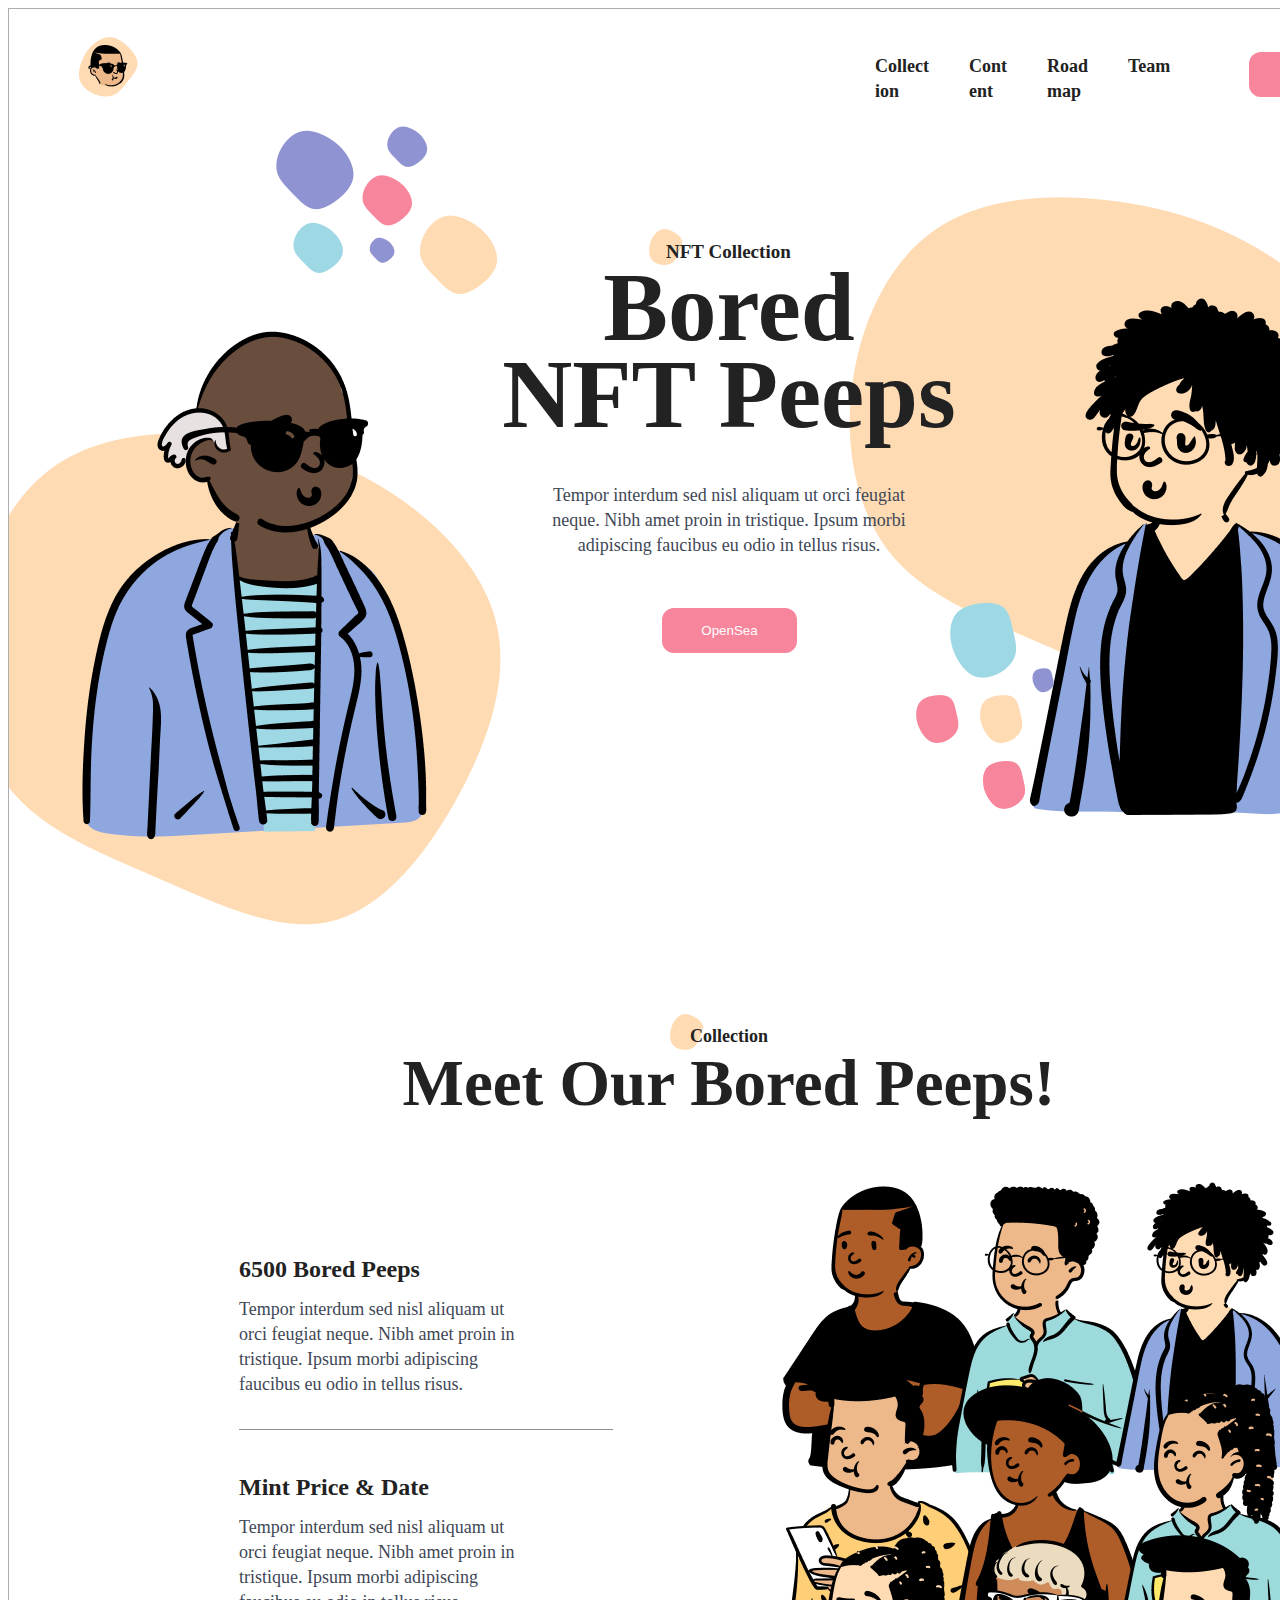
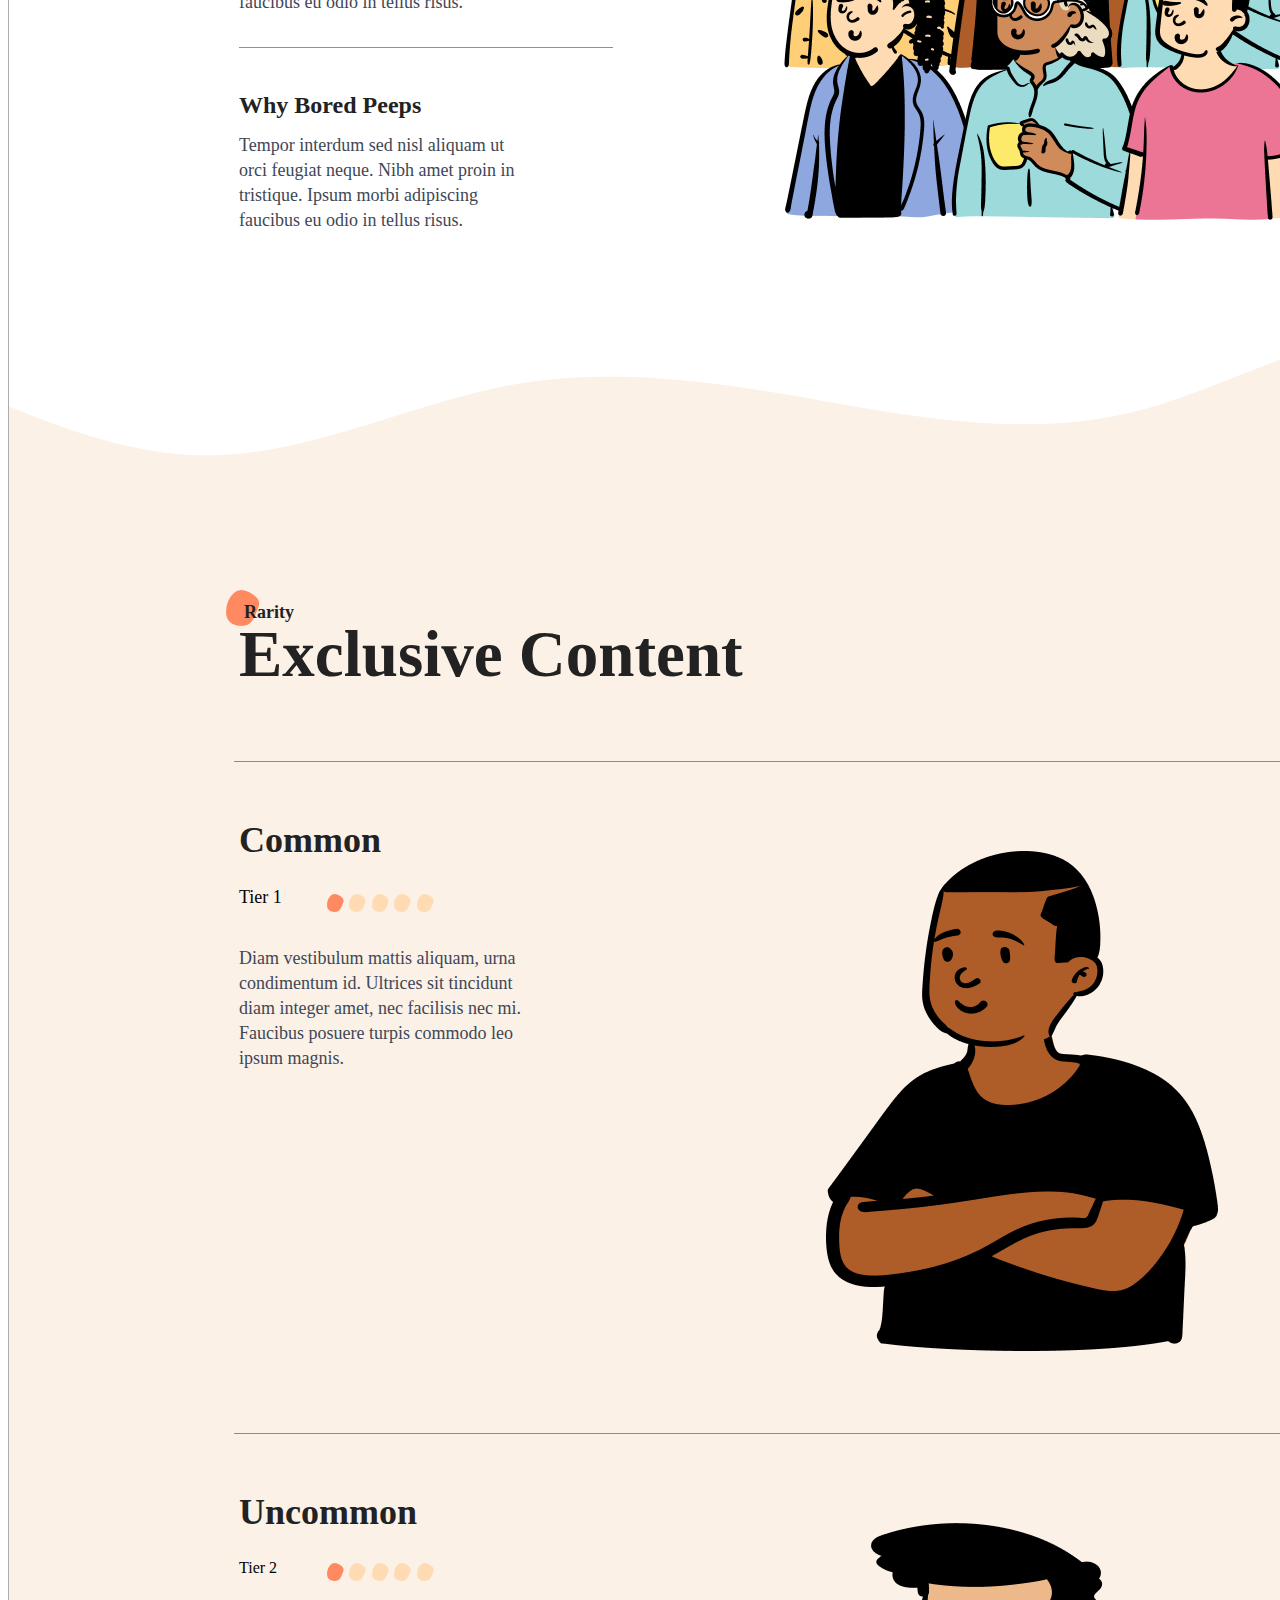
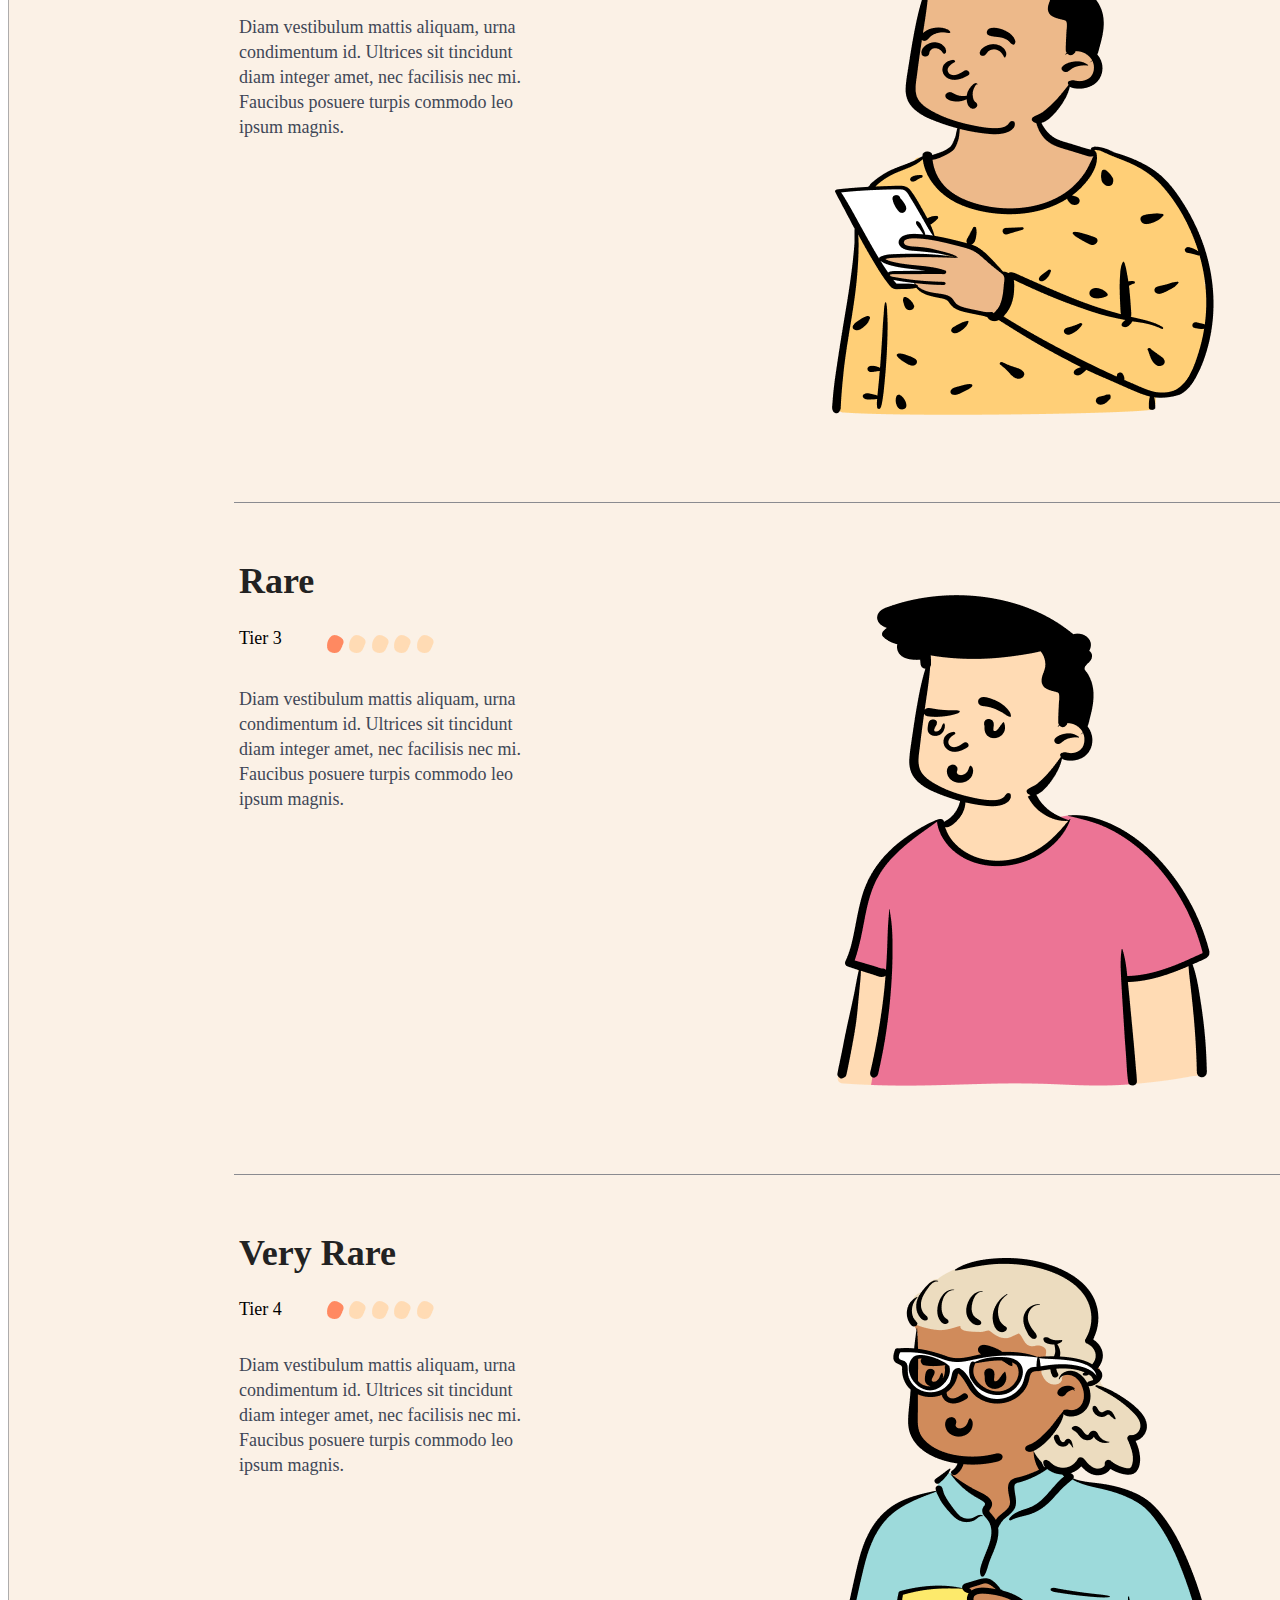
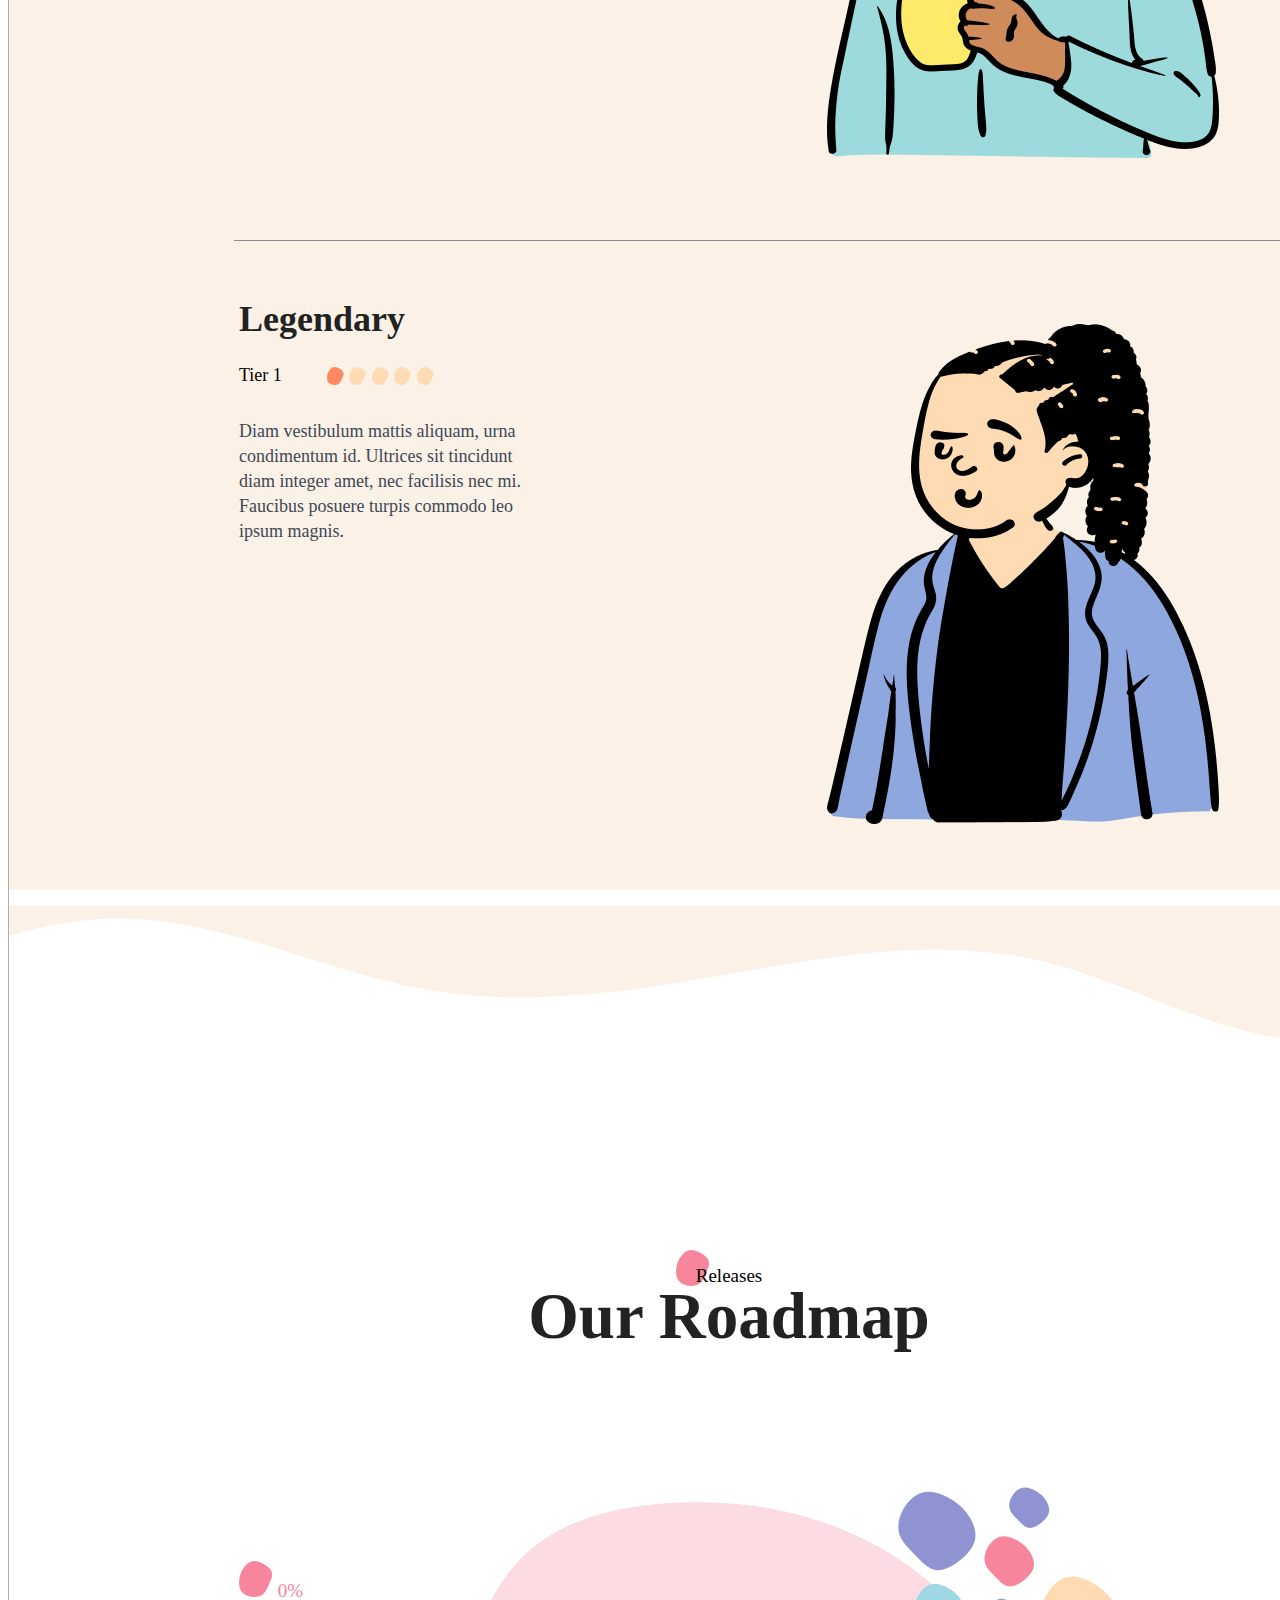
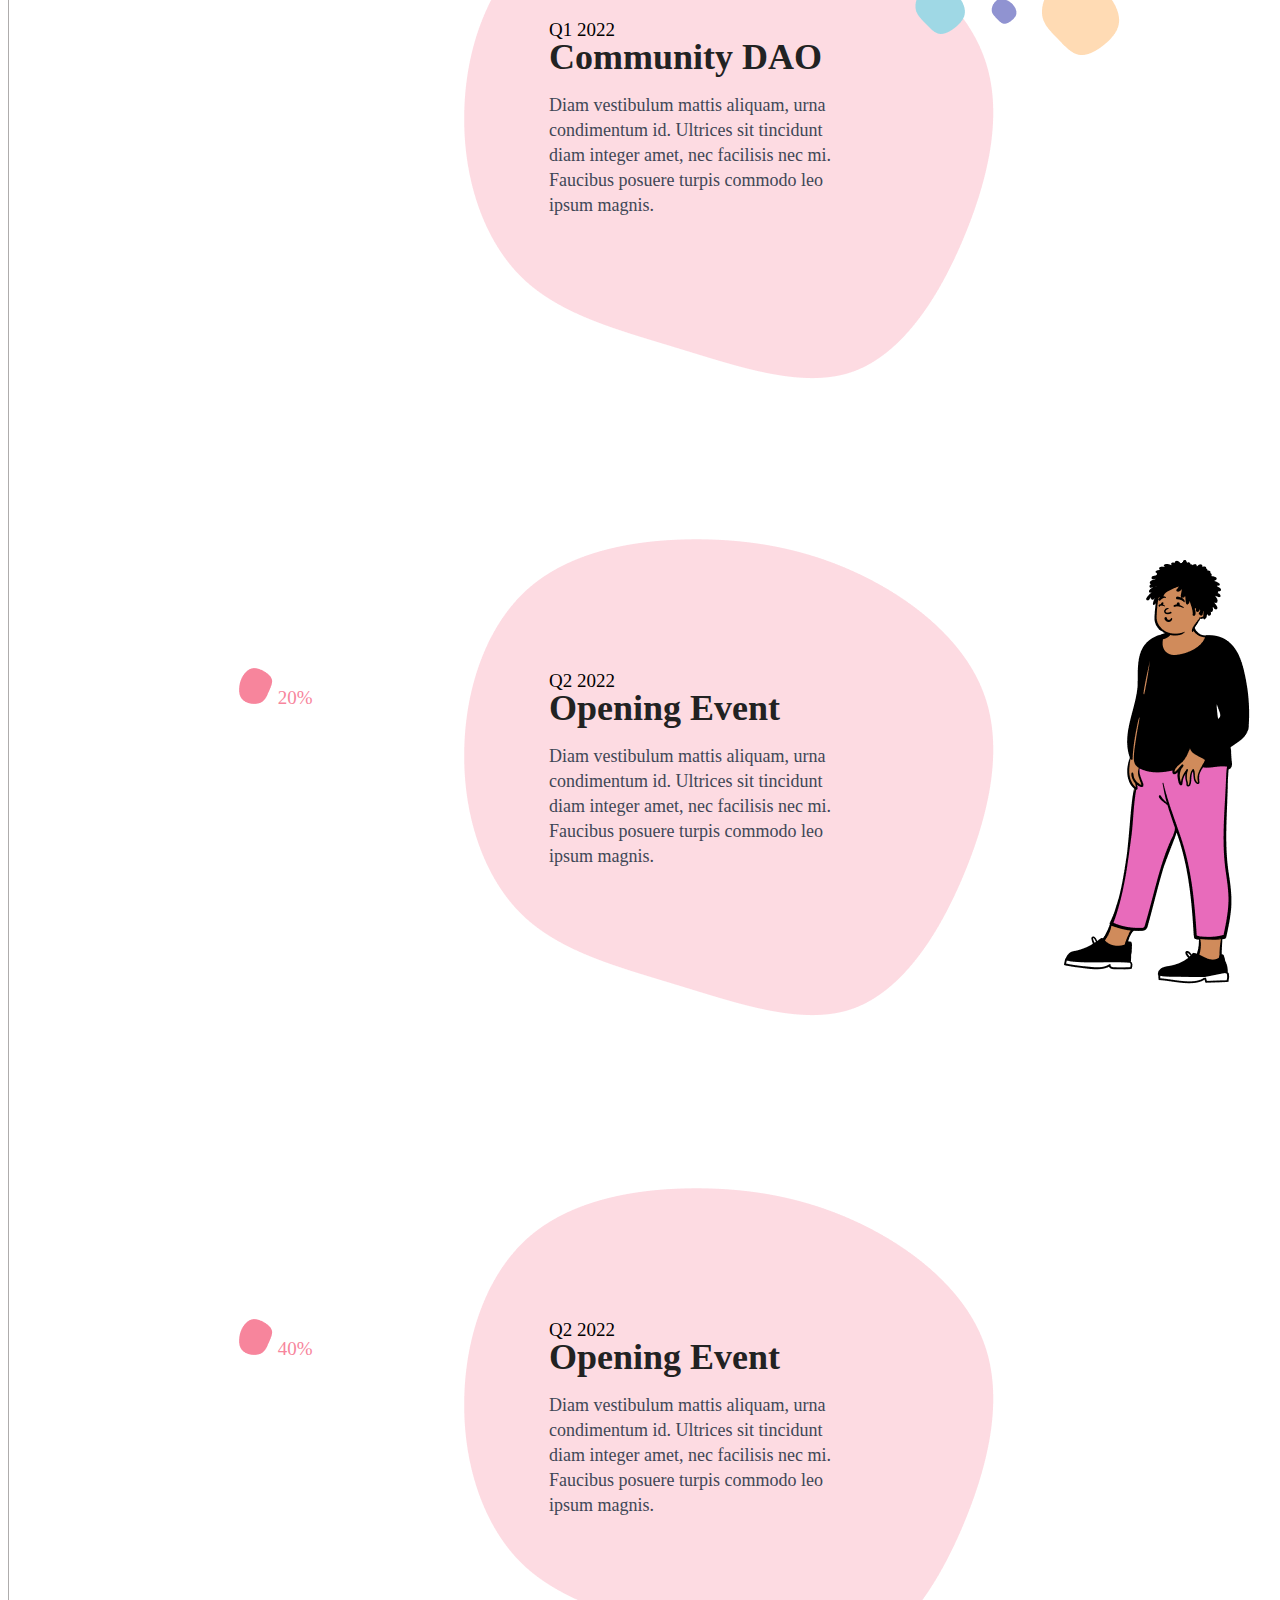
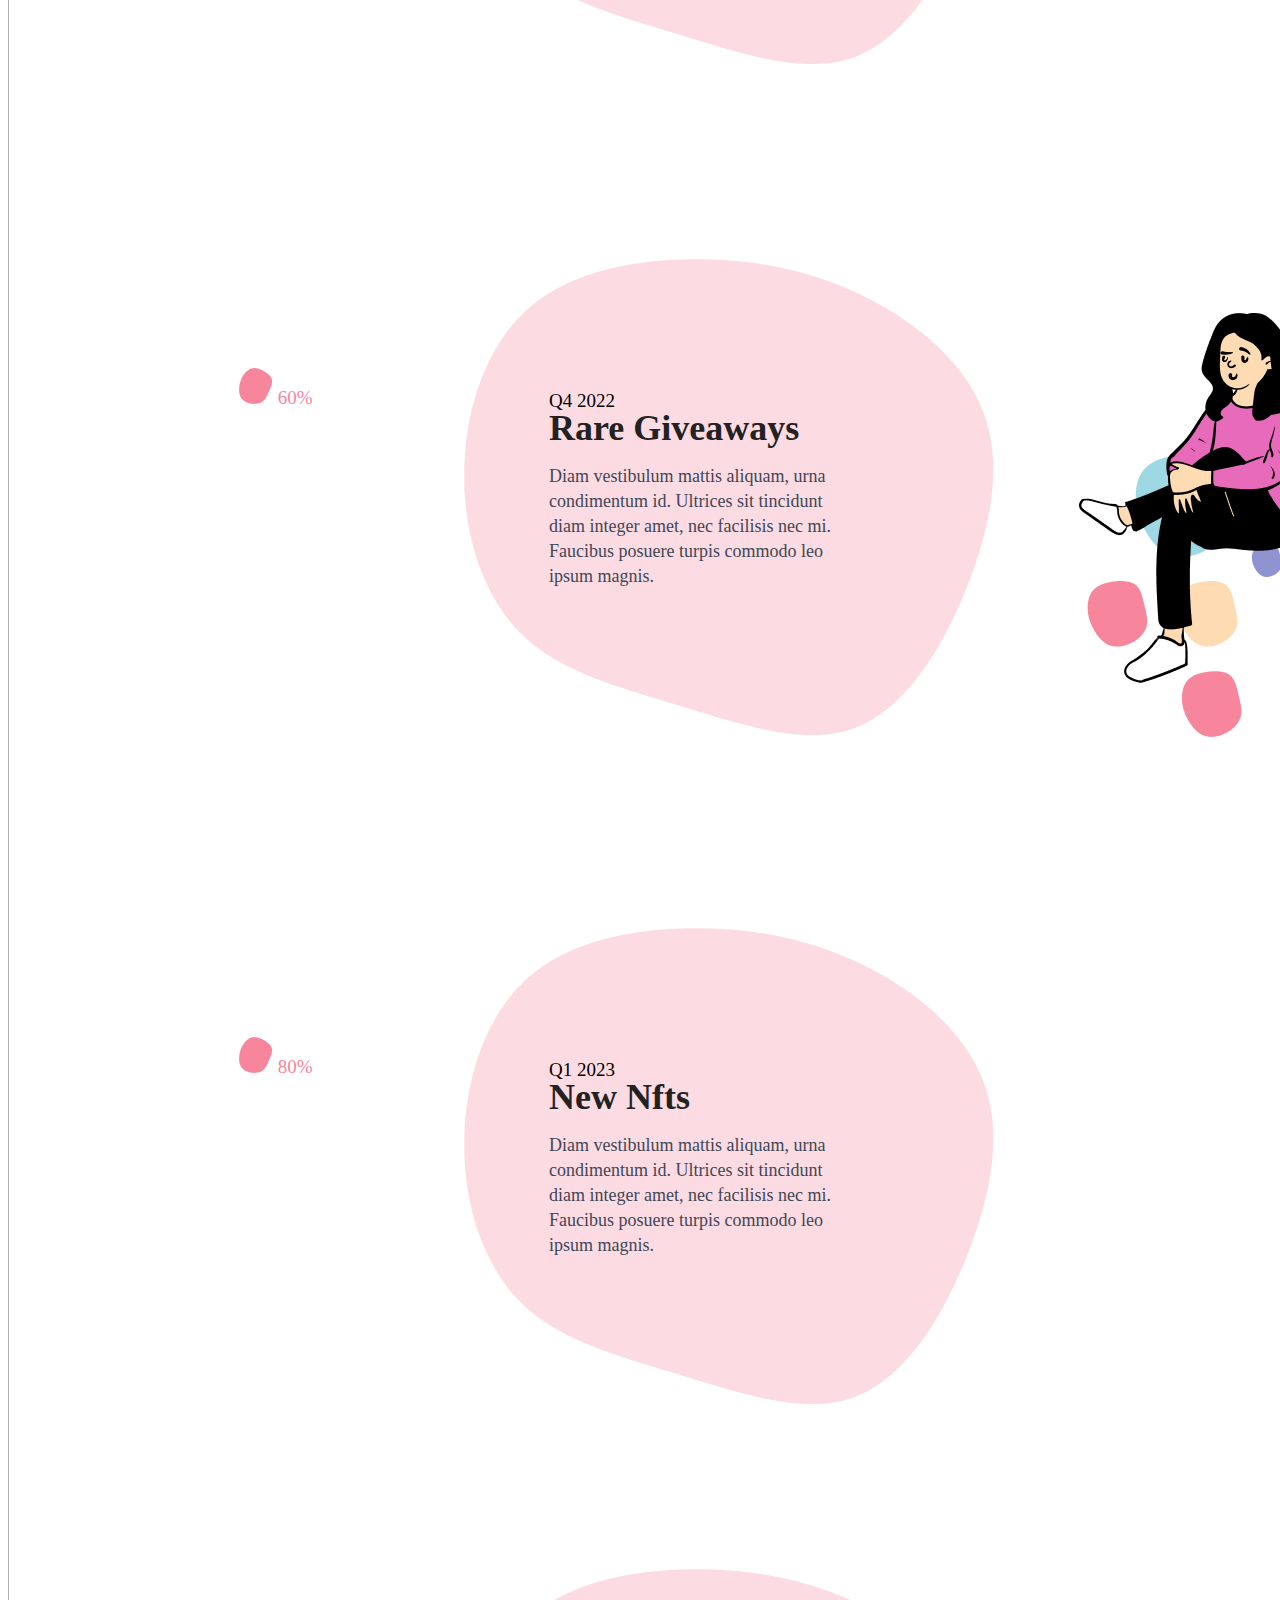
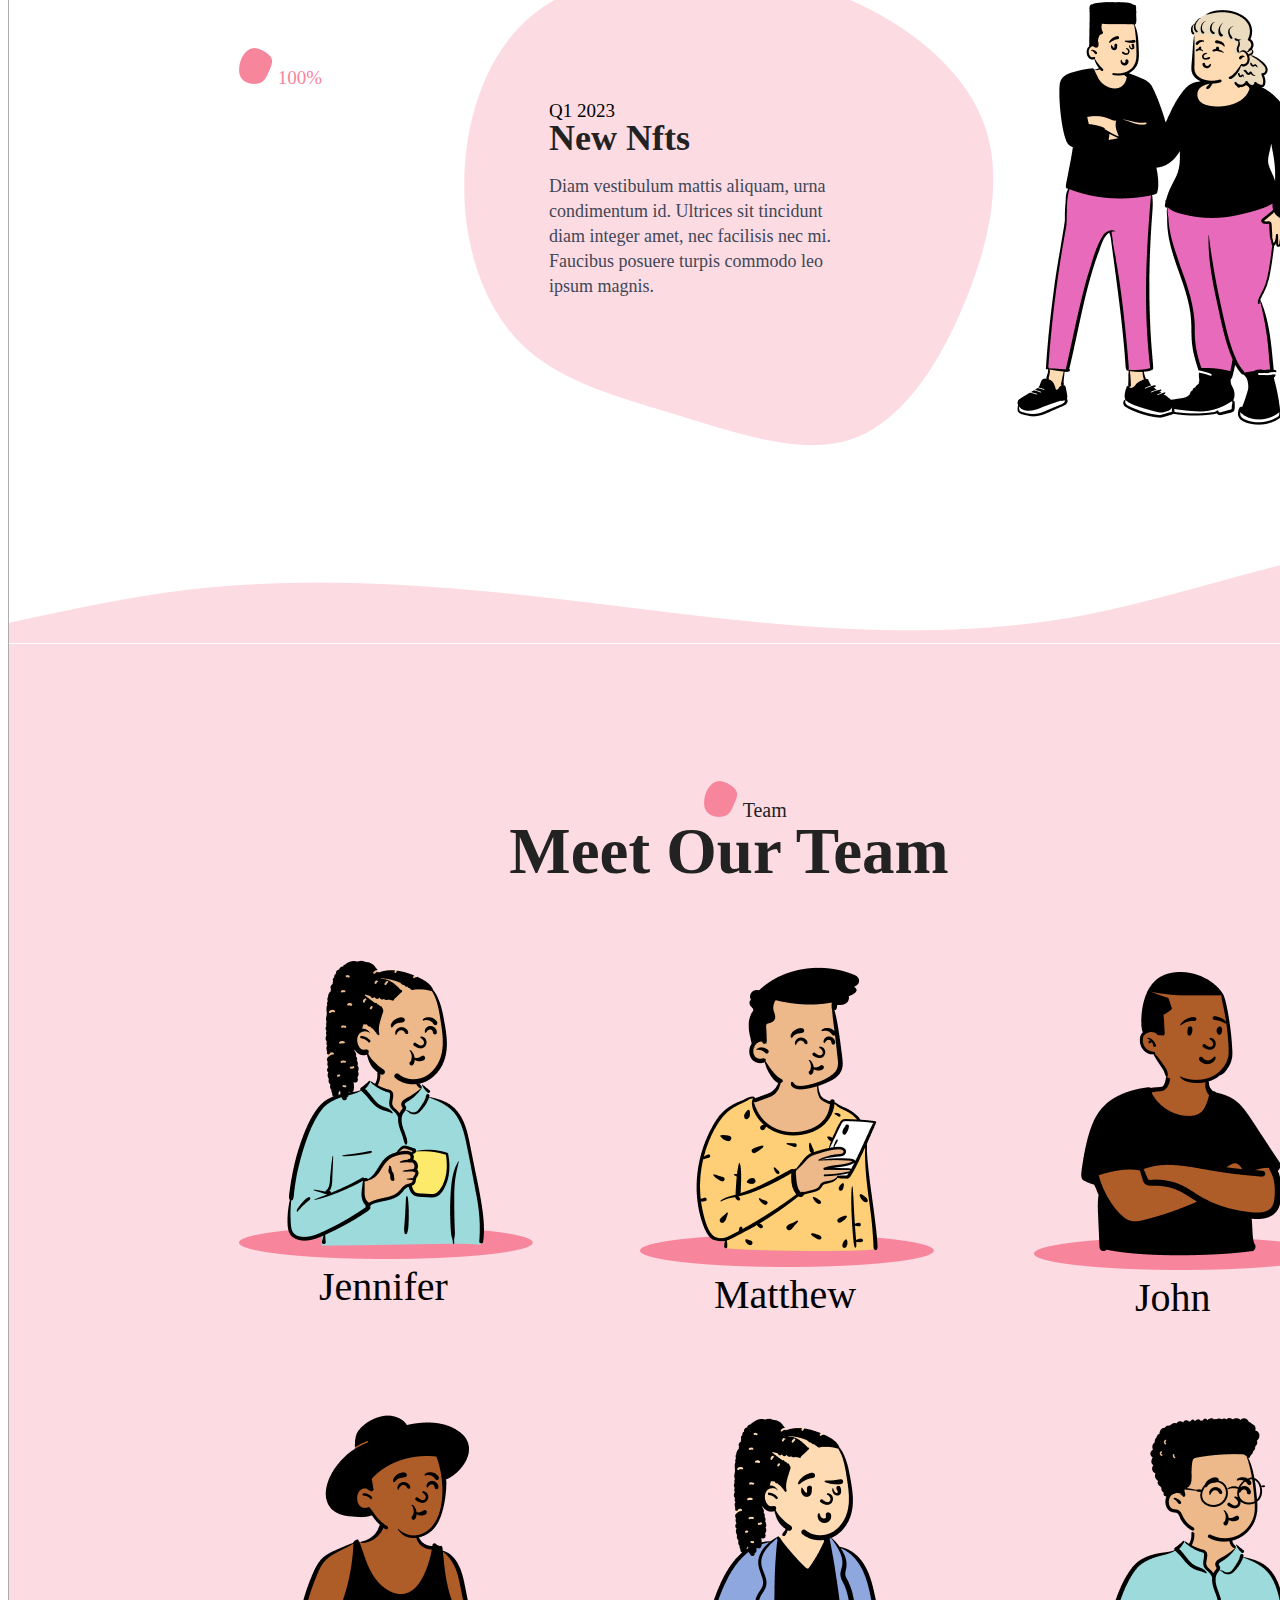
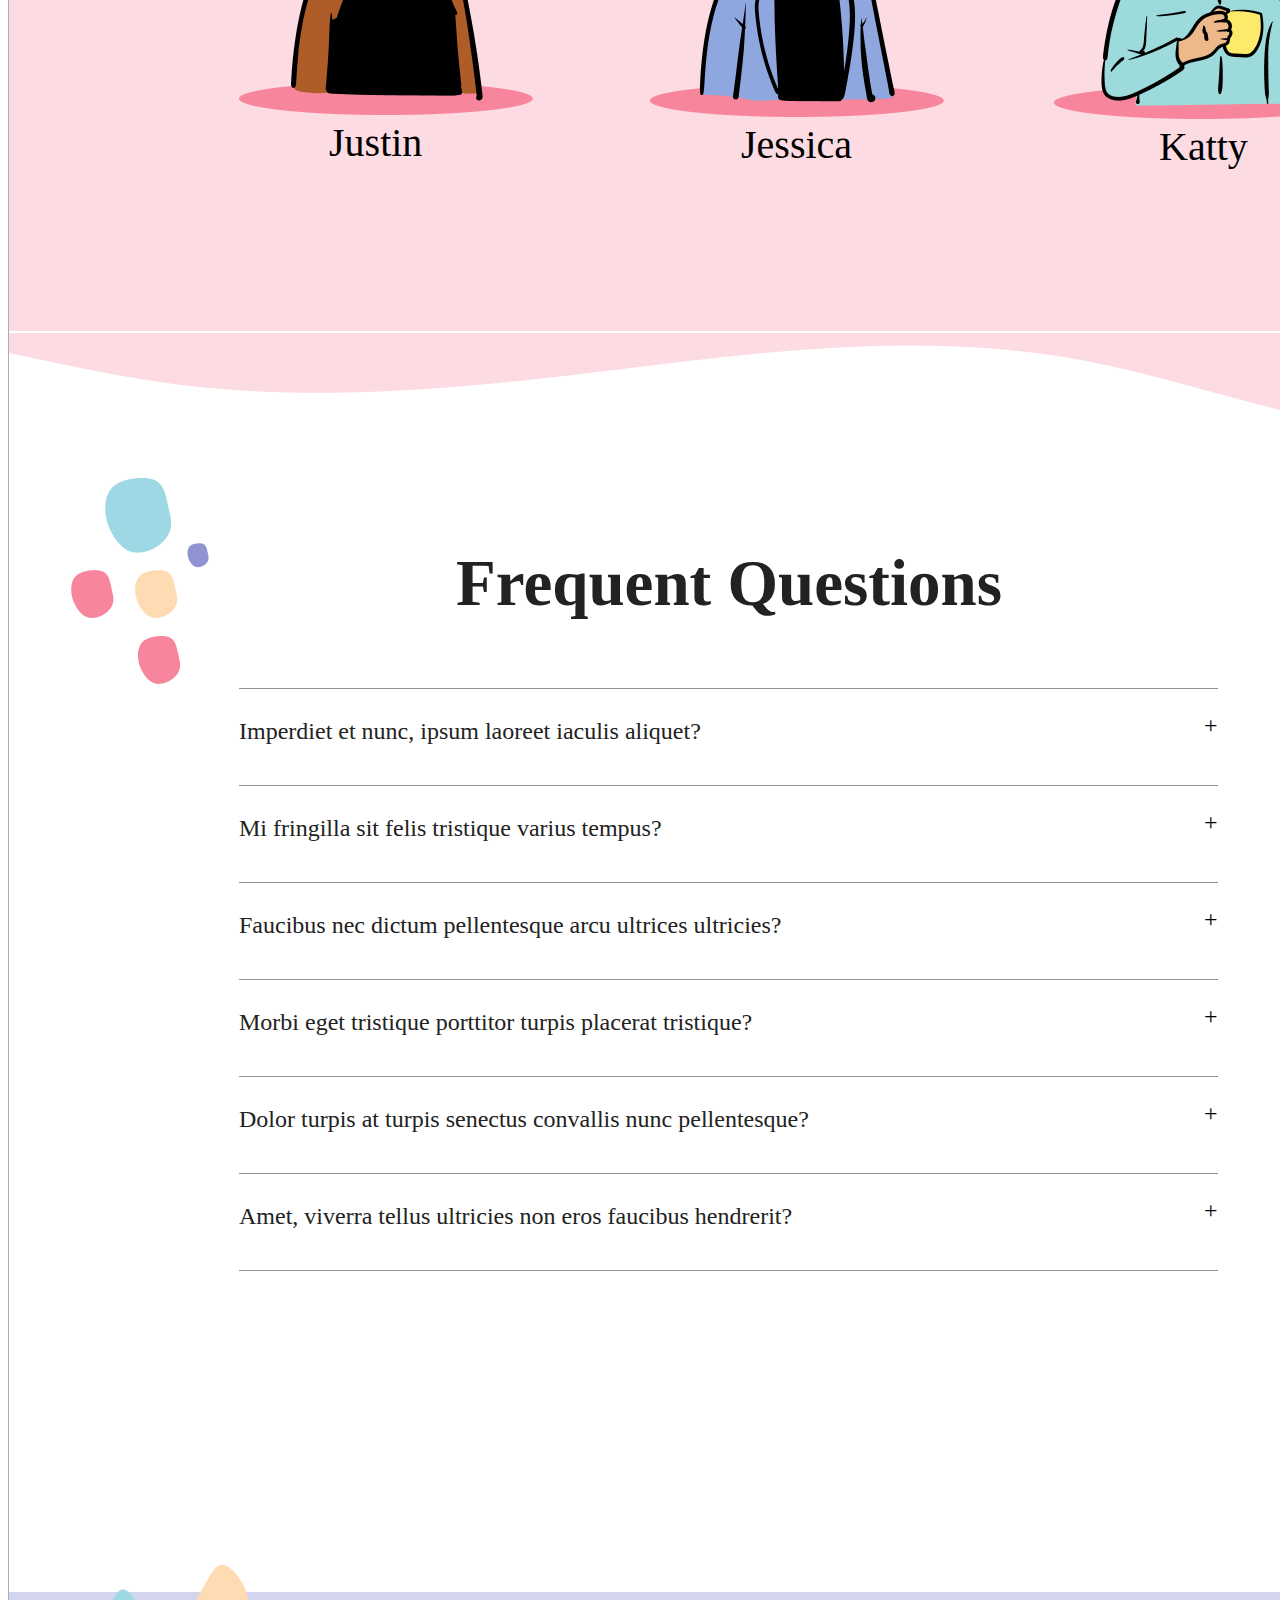
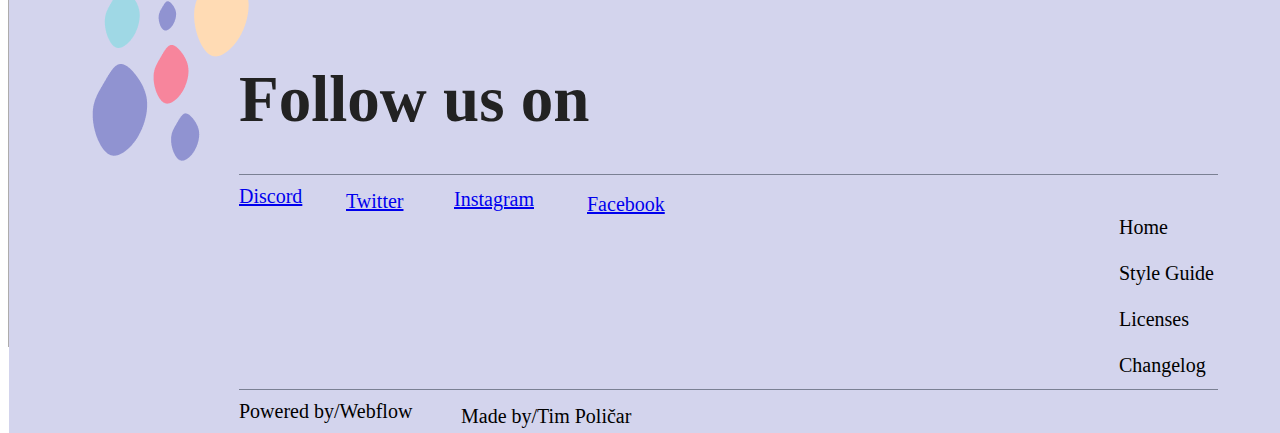
<file: index.html>
<!DOCTYPE html>
<html lang="en">
<head>
    <meta charset="UTF-8">
    <meta http-equiv="X-UA-Compatible" content="IE=edge">
    <meta name="viewport" content="width=device-width, initial-scale=1.0">
    <link rel="stylesheet" href="main.css">
    <title>Document</title>
</head>
<body>
    <div class="container">
        <div class="navbar">
            <div class="nav-brend">
                <div class="img1">
                    <img src="img/img 1.png" alt="">
                </div>
            </div>
            <ul>
                <li>Collect <br> ion</li>
                <li>Cont <br> ent</li>
                <li>Road <br> map</li>
                <li>Team</li>
            </ul>

            <button class="btn" type="button">OpenSea</button>
        </div>
        <div class="img2">
            <img src="img/toshlar.png" alt="">
        </div>

        <div class="img3">
            <img src="img/tosh.png" alt="">
        </div>

        <div class="img4">
            <img src="img/koz oynak.png" alt="">
        </div>

        <div class="img5">
            <img src="img/katta tosh.png" alt="">
        </div>

        <div class="img6">
            <img src="img/aqilli.png" alt="">
        </div>

        <div class="img7">
            <img src="img/toshlar2.png" alt="">
        </div>

        <div class="img8">
            <img src="img/bitta tosh.png" alt="">
        </div>

        <div class="text1">
            NFT Collection
        </div>

        <div class="body-text2">
            Bored <br>NFT Peeps
        </div>

        <div class="body-lorem1">
            Tempor interdum sed nisl aliquam ut orci feugiat <br> neque. Nibh amet proin in tristique. Ipsum morbi <br> adipiscing faucibus eu odio in tellus risus.
        </div>

        <button class="body-btn" type="button">OpenSea</button>

        <div class="img9">
            <img src="img/bitta tosh.png" alt="">
        </div>

        <div class="text3">
            Collection
        </div>

        <div class="text4">
            Meet Our Bored Peeps!
        </div>

        <div class="text5">
            6500 Bored Peeps
        </div>

        <div class="lorem2">
            Tempor interdum sed nisl aliquam ut <br> orci feugiat neque. Nibh amet proin in <br> tristique. Ipsum morbi adipiscing <br> faucibus eu odio in tellus risus.
        </div>

        <div class="box2"></div>

        <div class="text6">
            Mint Price & Date
        </div>

        <div class="lorem3">
            Tempor interdum sed nisl aliquam ut <br> orci feugiat neque. Nibh amet proin in <br> tristique. Ipsum morbi adipiscing <br> faucibus eu odio in tellus risus.
        </div>

        <div class="box3"></div>

        <div class="text7">
            Why Bored Peeps
        </div>

        <div class="lorem4">
            Tempor interdum sed nisl aliquam ut <br> orci feugiat neque. Nibh amet proin in <br> tristique. Ipsum morbi adipiscing <br> faucibus eu odio in tellus risus.
        </div>

        <div class="img10">
            <img src="img/qoravoy.png" alt="">
        </div>

        <div class="img11">
            <img src="img/qahva.png" alt="">
        </div>

        <div class="img12">
            <img src="img/aqilli2.png" alt="">
        </div>

        <div class="img13">
            <img src="img/iphone.png" alt="">
        </div>

        <div class="img14">
            <img src="img/shilyampa.png" alt="">
        </div>

        <div class="img15">
            <img src="img/qiz bola.png" alt="">
        </div>

        <div class="img16">
            <img src="img/yana.png" alt="">
        </div>

        <div class="img17">
            <img src="img/aqilli qiz.png" alt="">
        </div>

        <div class="img18">
            <img src="img/bolakay.png" alt="">
        </div>

        <div class="img19">
            <img src="img/tolqin chiziqlar.png" alt="">
        </div>

        <div class="box4"></div>

        <div class="img20">
            <img src="img/bitta toshcha.png" alt="">
        </div>

        <div class="text8">
            Rarity
        </div>

        <div class="text9">
            Exclusive Content
        </div>

        <div class="box5"></div>

        <div class="text10">
            Common
        </div>

        <div class="text11">
            Tier 1
        </div>

        <div class="img21">
            <img src="img/toshchalar.png" alt="">
        </div>

        <div class="lorem5">
            Diam vestibulum mattis aliquam, urna <br> condimentum id. Ultrices sit tincidunt <br> diam integer amet, nec facilisis nec mi. <br> Faucibus posuere turpis commodo leo <br> ipsum magnis.
        </div>

        <div class="img22">
            <img src="img/IMAGE (62).png" alt="">
        </div>

        <div class="box6"></div>

        <div class="text12">
            Uncommon
        </div>

        <div class="text13">
            Tier 2
        </div>

        <div class="img23">
            <img src="img/toshchalar.png" alt="">
        </div>

        <div class="lorem6">
            Diam vestibulum mattis aliquam, urna <br> condimentum id. Ultrices sit tincidunt <br> diam integer amet, nec facilisis nec mi. <br> Faucibus posuere turpis commodo leo <br> ipsum magnis.
        </div>

        <div class="img24">
            <img src="img/IPHONE2.png" alt="">
        </div>

        <div class="box7"></div>

        <div class="text14">
            Rare
        </div>

        <div class="text15">
            Tier 3
        </div>

        <div class="img25">
            <img src="img/toshchalar.png" alt="">
        </div>

        <div class="lorem7">
            Diam vestibulum mattis aliquam, urna <br> condimentum id. Ultrices sit tincidunt <br> diam integer amet, nec facilisis nec mi. <br> Faucibus posuere turpis commodo leo <br> ipsum magnis.
        </div>

        <div class="img26">
            <img src="img/olifta.png" alt="">
        </div>

        <div class="box8"></div>

        <div class="text16">
            Very Rare
        </div>

        <div class="text17">
            Tier 4
        </div>

        <div class="img27">
            <img src="img/toshchalar.png" alt="">
        </div>
        
        <div class="lorem8">
            Diam vestibulum mattis aliquam, urna <br> condimentum id. Ultrices sit tincidunt <br> diam integer amet, nec facilisis nec mi. <br> Faucibus posuere turpis commodo leo <br> ipsum magnis.
        </div>

        <div class="img28">
            <img src="img/qaxva.png" alt="">
        </div>

        <div class="box9"></div>

        <div class="text18">
            Legendary
        </div>

        <div class="text19">
            Tier 1
        </div>

        <div class="img29">
            <img src="img/toshchalar.png" alt="">
        </div>

        <div class="lorem9">
            Diam vestibulum mattis aliquam, urna <br> condimentum id. Ultrices sit tincidunt <br> diam integer amet, nec facilisis nec mi. <br> Faucibus posuere turpis commodo leo <br> ipsum magnis.
        </div>

        <div class="img30">
            <img src="img/olifat qiz.png" alt="">
        </div>

        <div class="img31">
            <img src="img/teskari.png" alt="">
        </div>

        <div class="img32">
            <img src="img/pushti tosh.png" alt=""> 
        </div>

        <div class="text20">
            Releases
        </div>

        <div class="text21">
            Our Roadmap
        </div>

        <div class="img33">
            <img src="img/pushti tosh.png" alt=""> 0%
        </div>

        <div class="img34">
            <img src="img/katta pushti tosh.png" alt="">
        </div>

        <div class="img35">
            <img src="img/toshlar.png" alt="">
        </div>

        <div class="ram1">
            Q1 2022
        </div>

        <div class="text22">
            Community DAO
        </div>

        <div class="lorem10">
            Diam vestibulum mattis aliquam, urna <br> condimentum id. Ultrices sit tincidunt <br> diam integer amet, nec facilisis nec mi. <br> Faucibus posuere turpis commodo leo <br> ipsum magnis.
        </div>

        <div class="img36">
            <img src="img/pushti tosh.png" alt=""> 20%
        </div>

        <div class="img37">
            <img src="img/katta pushti tosh.png" alt="">
        </div>

        <div class="ram2">
            Q2 2022
        </div>

        <div class="text23">
            Opening Event
        </div>

        <div class="lorem11">
            Diam vestibulum mattis aliquam, urna <br> condimentum id. Ultrices sit tincidunt <br> diam integer amet, nec facilisis nec mi. <br> Faucibus posuere turpis commodo leo <br> ipsum magnis.
        </div>

        <div class="img38">
            <img src="img/pushti tosh.png" alt=""> 40%
        </div>

        <div class="img39">
            <img src="img/yigit.png" alt="">
        </div>

        <div class="img40">
            <img src="img/katta pushti tosh.png" alt="">
        </div>

        <div class="ram3">
            Q2 2022
        </div>

        <div class="text24">
            Opening Event
        </div>

        <div class="lorem12">
            Diam vestibulum mattis aliquam, urna <br> condimentum id. Ultrices sit tincidunt <br> diam integer amet, nec facilisis nec mi. <br> Faucibus posuere turpis commodo leo <br> ipsum magnis.
        </div>

        <div class="img41">
            <img src="img/pushti tosh.png" alt=""> 60%
        </div>

        <div class="img42">
            <img src="img/katta pushti tosh.png" alt="">
        </div>

        <div class="ram4">
            Q4 2022
        </div>

        <div class="text25">
            Rare Giveaways
        </div>

        <div class="lorem13">
            Diam vestibulum mattis aliquam, urna <br> condimentum id. Ultrices sit tincidunt <br> diam integer amet, nec facilisis nec mi. <br> Faucibus posuere turpis commodo leo <br> ipsum magnis.
        </div>

        <div class="img43">
            <img src="img/tosh2.png" alt="">
        </div>

        <div class="img44">
            <img src="img/orindiq.png" alt="">
        </div>

        <div class="img45">
            <img src="img/pushti tosh.png" alt=""> 80%
        </div>

        <div class="img46">
            <img src="img/katta pushti tosh.png" alt="">
        </div>

        <div class="ram5">
            Q1 2023
        </div>

        <div class="text26">
            New Nfts
        </div>

        <div class="lorem14">
            Diam vestibulum mattis aliquam, urna <br> condimentum id. Ultrices sit tincidunt <br> diam integer amet, nec facilisis nec mi. <br> Faucibus posuere turpis commodo leo <br> ipsum magnis.
        </div>

        <div class="img47">
            <img src="img/pushti tosh.png" alt=""> 100%
        </div>

        <div class="img48">
            <img src="img/katta pushti tosh.png" alt="">
        </div>

        <div class="ram6">
            Q1 2023
        </div>

        <div class="text27">
            New Nfts
        </div>

        <div class="lorem15">
            Diam vestibulum mattis aliquam, urna <br> condimentum id. Ultrices sit tincidunt <br> diam integer amet, nec facilisis nec mi. <br> Faucibus posuere turpis commodo leo <br> ipsum magnis.
        </div>

        <div class="img49">
            <img src="img/juftlik.png" alt="">
        </div>

        <div class="img50">
            <img src="img/pushti tolqin.png" alt="">
        </div>

        <div class="box15"></div>

        <div class="img51">
            <img src="img/pushti tosh.png" alt=""> Team
        </div>

        <div class="text28">
            Meet Our Team
        </div>

        <div class="img52">
            <img src="img/boshqa.png" alt="">
        </div>

        <div class="text29">
            Jennifer
        </div>

        <div class="img53">
            <img src="img/boshqa iohone.png" alt="">
        </div>

        <div class="text30">
            Matthew
        </div>

        <div class="img54">
            <img src="img/qora.png" alt="">
        </div>

        <div class="text31">
            John
        </div>

        <div class="img55">
            <img src="img/boshqa shilyampa.png" alt="">
        </div>

        <div class="text32">
            Justin
        </div>

        <div class="img56">
            <img src="img/boshqa olifta.png" alt="">
        </div>

        <div class="text33">
            Jessica
        </div>

        <div class="img57">
            <img src="img/boshqa qahva.png" alt="">
        </div>

        <div class="text34">
            Katty
        </div>

        <div class="img58">
            <img src="img/kill.png" alt="">
        </div>

        <div class="img59">
            <img src="img/toshlar2.png" alt="">
        </div>

        <div class="text35">
            Frequent Questions
        </div>

        <div class="box20">

        </div>

        <div class="text36">
            Imperdiet et nunc, ipsum laoreet iaculis aliquet?
        </div>

        <div class="ram15">
            +
        </div>

        <div class="box21">

        </div>

        <div class="text37">
            Mi fringilla sit felis tristique varius tempus?
        </div>

        <div class="ram15">
            +
        </div>

        <div class="box22">

        </div>

        <div class="text38">
            Faucibus nec dictum pellentesque arcu ultrices ultricies?
        </div>

        <div class="ram16">
            +
        </div>

        <div class="box23">

        </div>

        <div class="text39">
            Morbi eget tristique porttitor turpis placerat tristique?
        </div>

        <div class="ram17">
            +
        </div>

        <div class="box24">

        </div>

        <div class="text40">
            Dolor turpis at turpis senectus convallis nunc pellentesque?
        </div>

        <div class="ram18">
            +
        </div>

        <div class="box25">

        </div>

        <div class="text41">
            Amet, viverra tellus ultricies non eros faucibus hendrerit?
        </div>

        <div class="ram19">
            +
        </div>

        <div class="box26">

        </div>

        <div class="box27"></div>

        <div class="img61">
            <img src="img/yangi.png" alt="">
        </div>

        <div class="text42">
            Follow us on
        </div>

        <div class="box28">

        </div>

        <div class="text43">
           <a href="https://discord.com/">Discord</a> 
        </div>

        <div class="text44">
            <a href="https://twitter.com/">Twitter</a>
        </div>

        <div class="text45">
            <a href="https://www.instagram.com/">Instagram</a>
        </div>

        <div class="text46">
            <a href="https://www.facebook.com/">Facebook</a>
        </div>

        <div class="text47">
            Home <br><br>Style Guide <br><br>Licenses <br><br> Changelog 
        </div>

        <div class="box29">

        </div>

        <div class="text48">
            Powered by/Webflow
        </div>

        <div class="text49">
            Made by/Tim Poličar
        </div>
    </div>
</body>
</html>
</file>
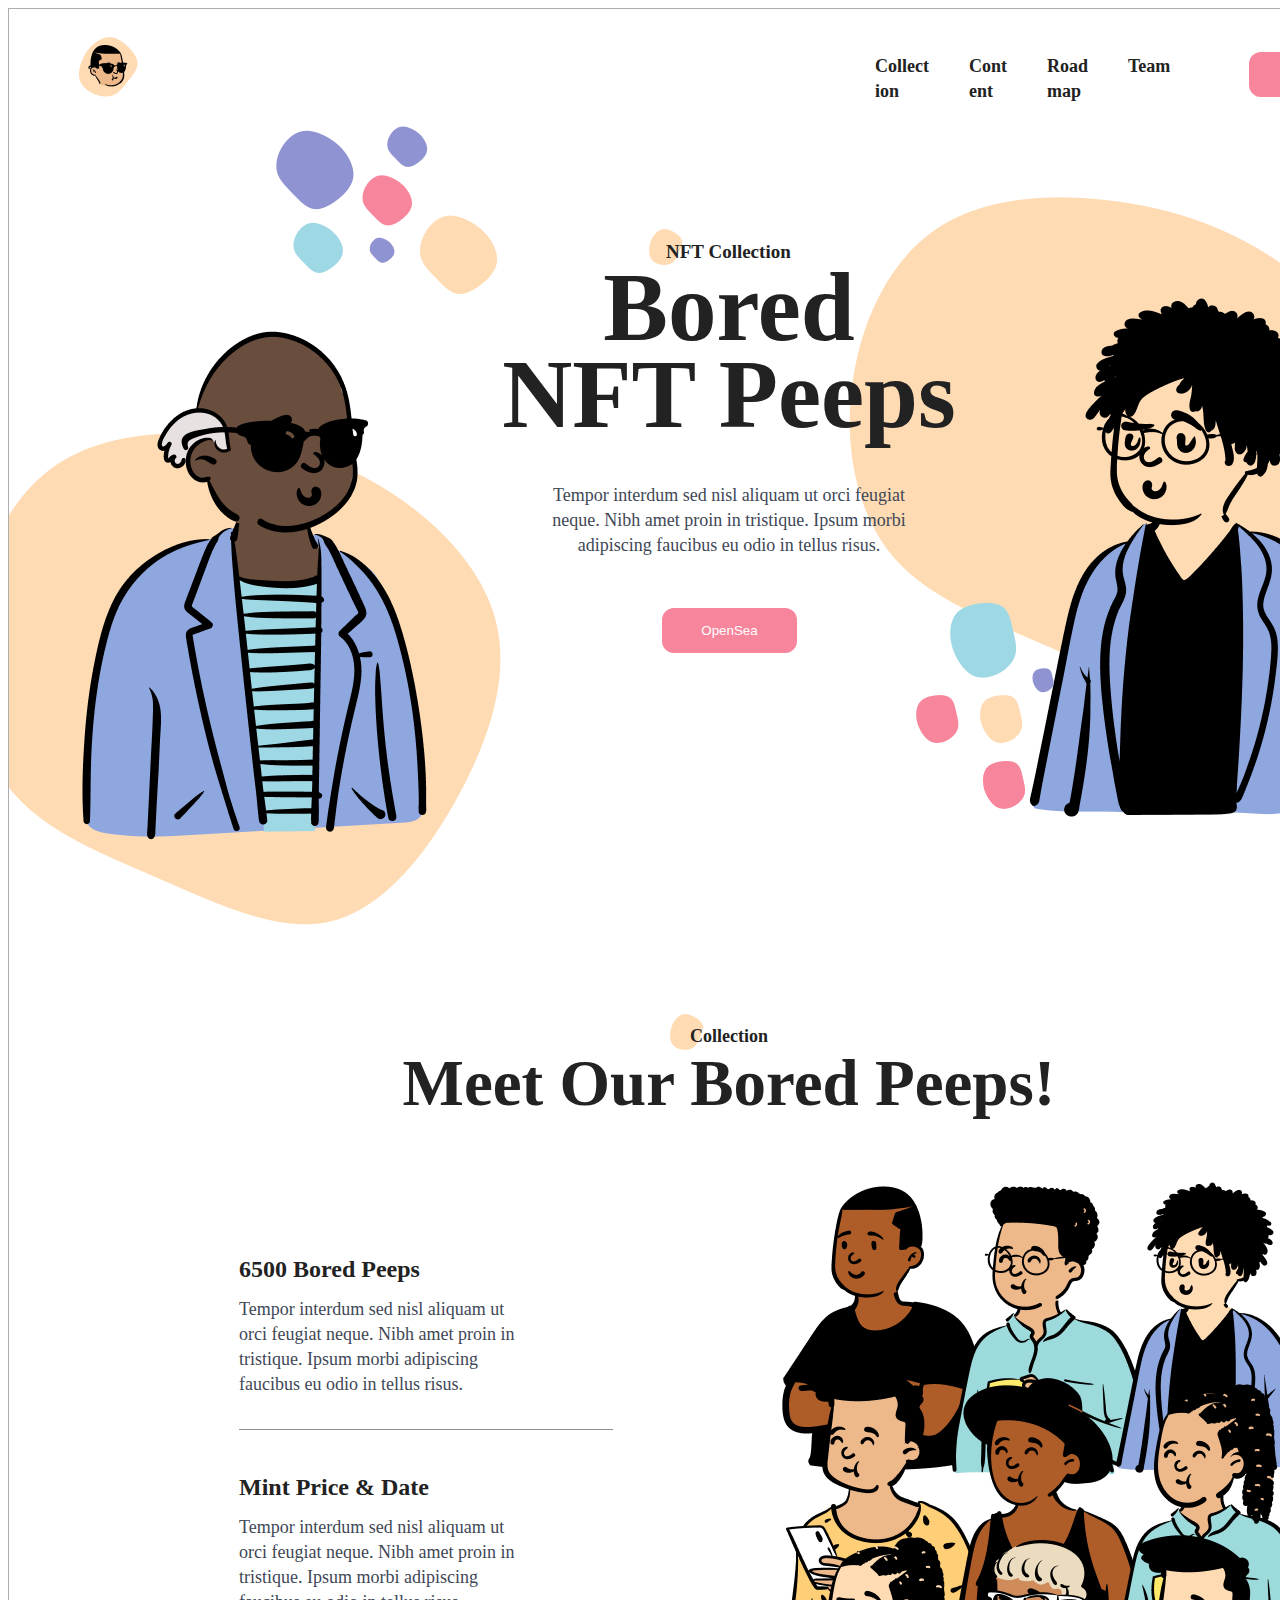
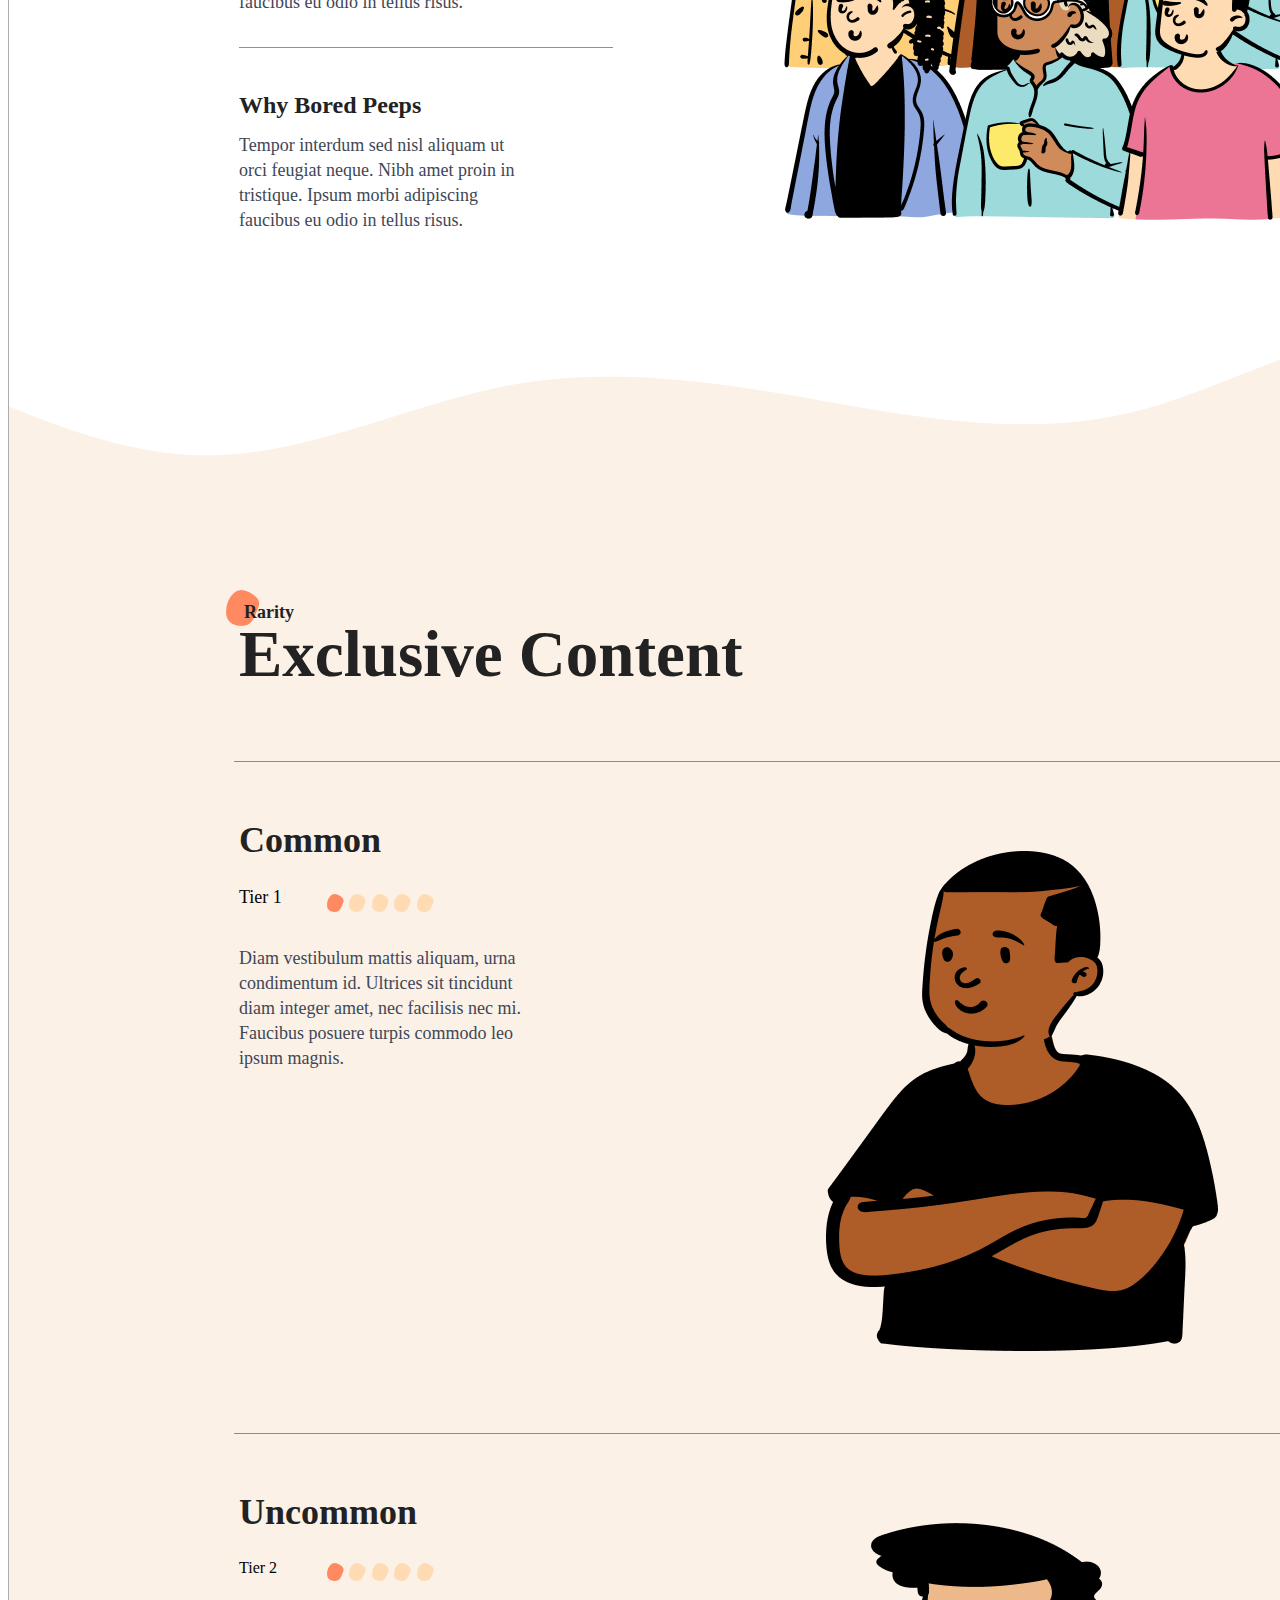
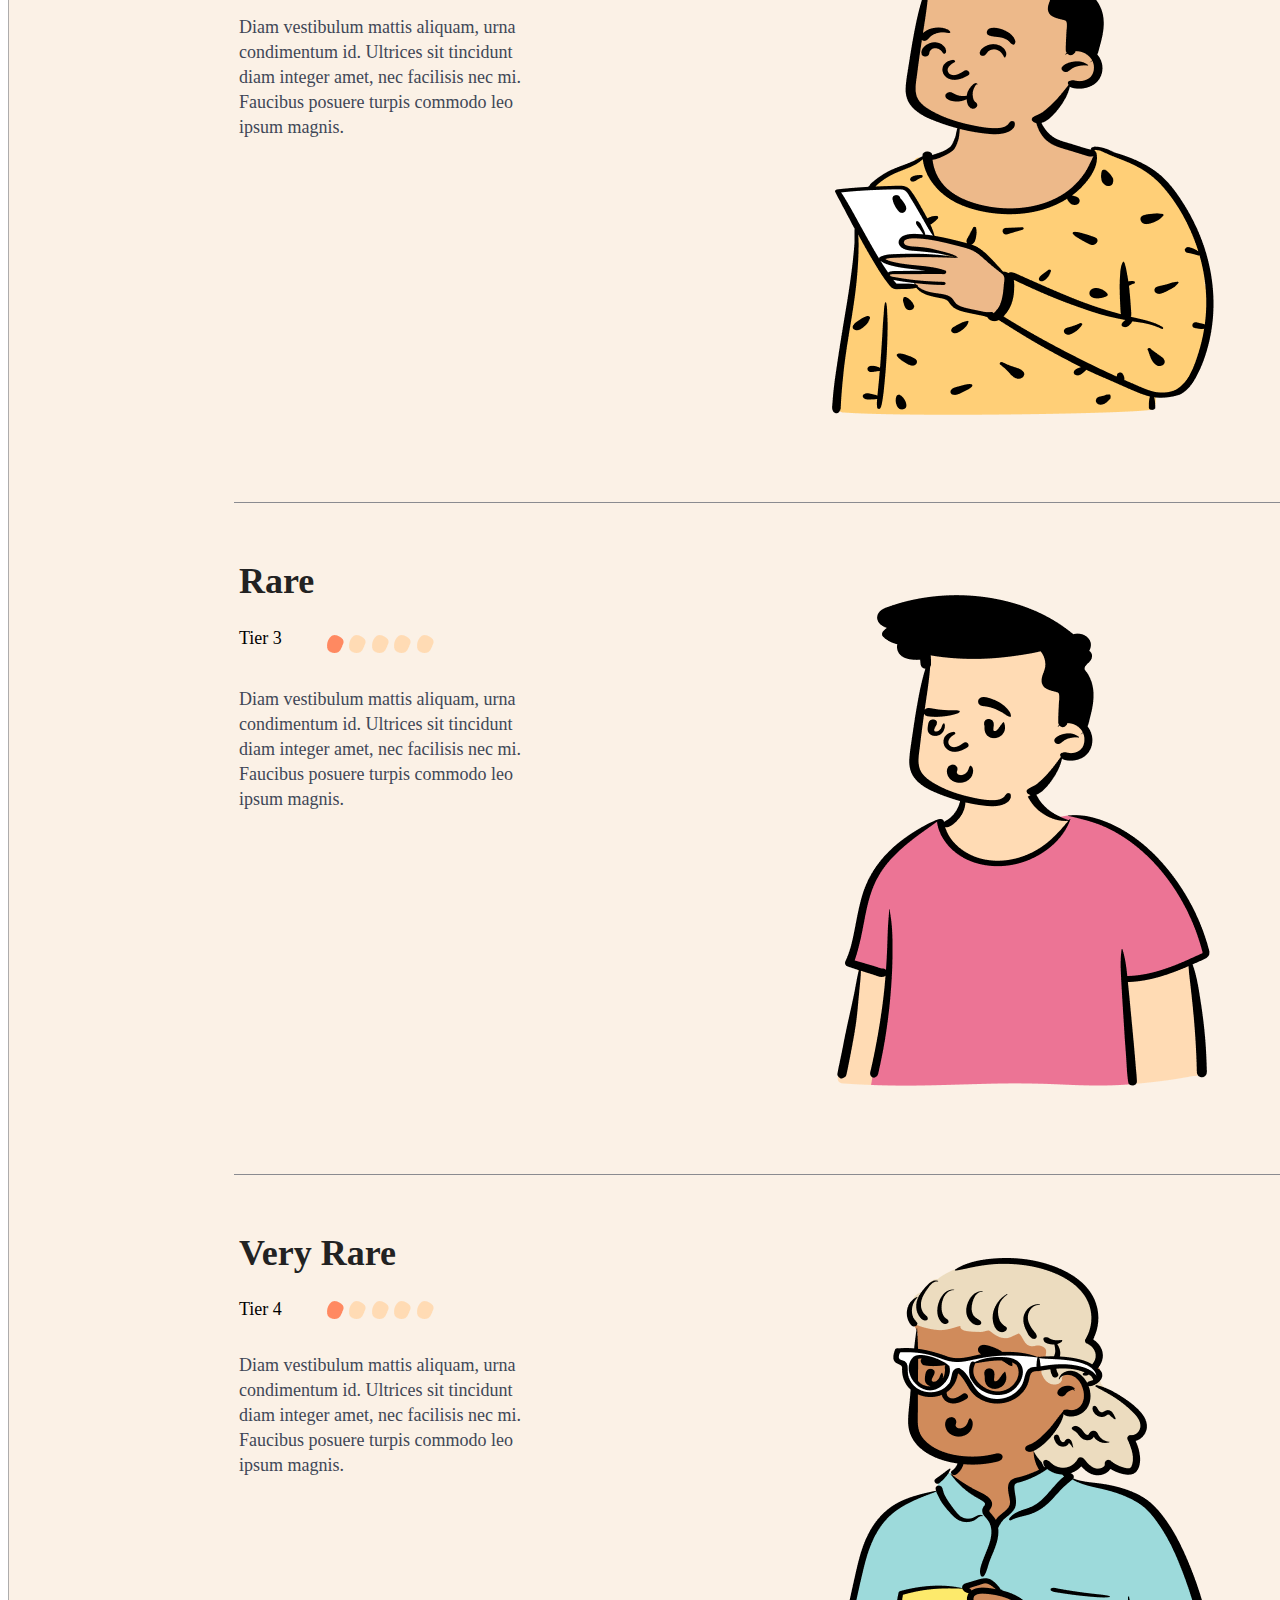
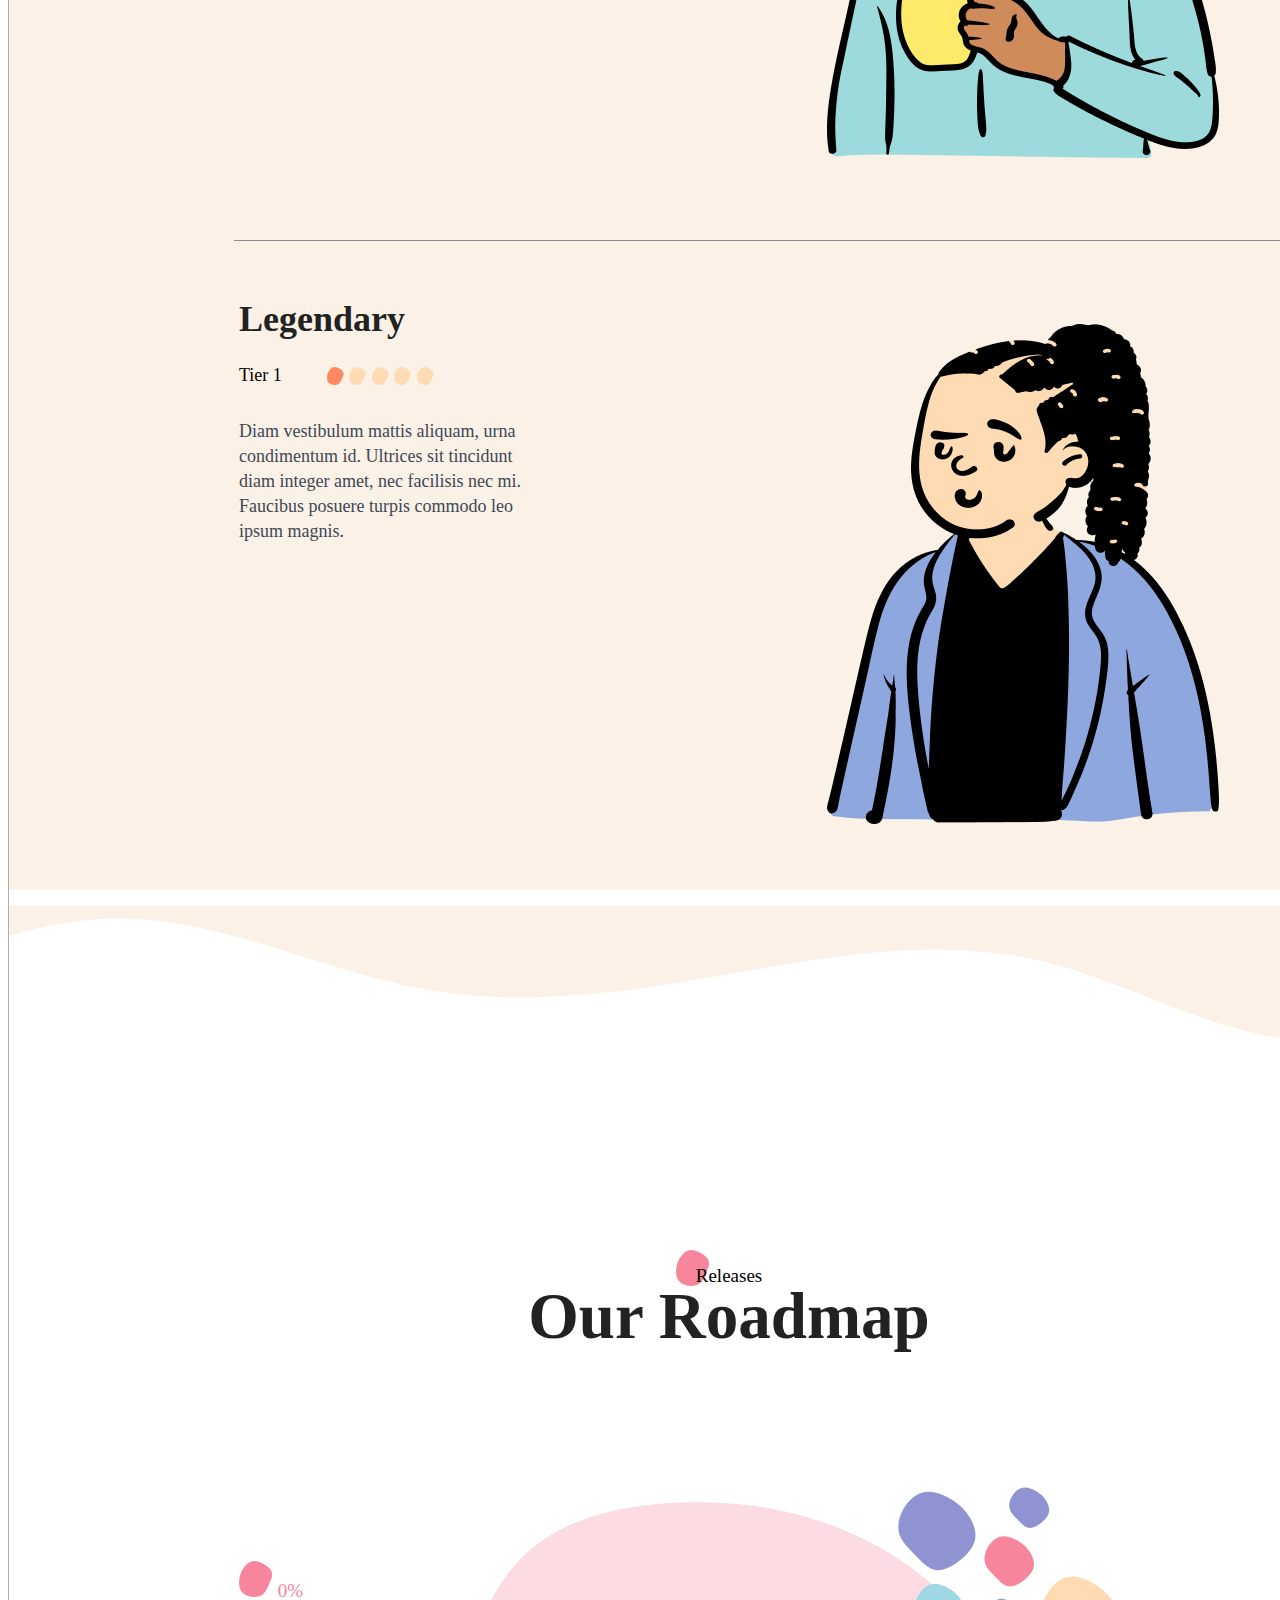
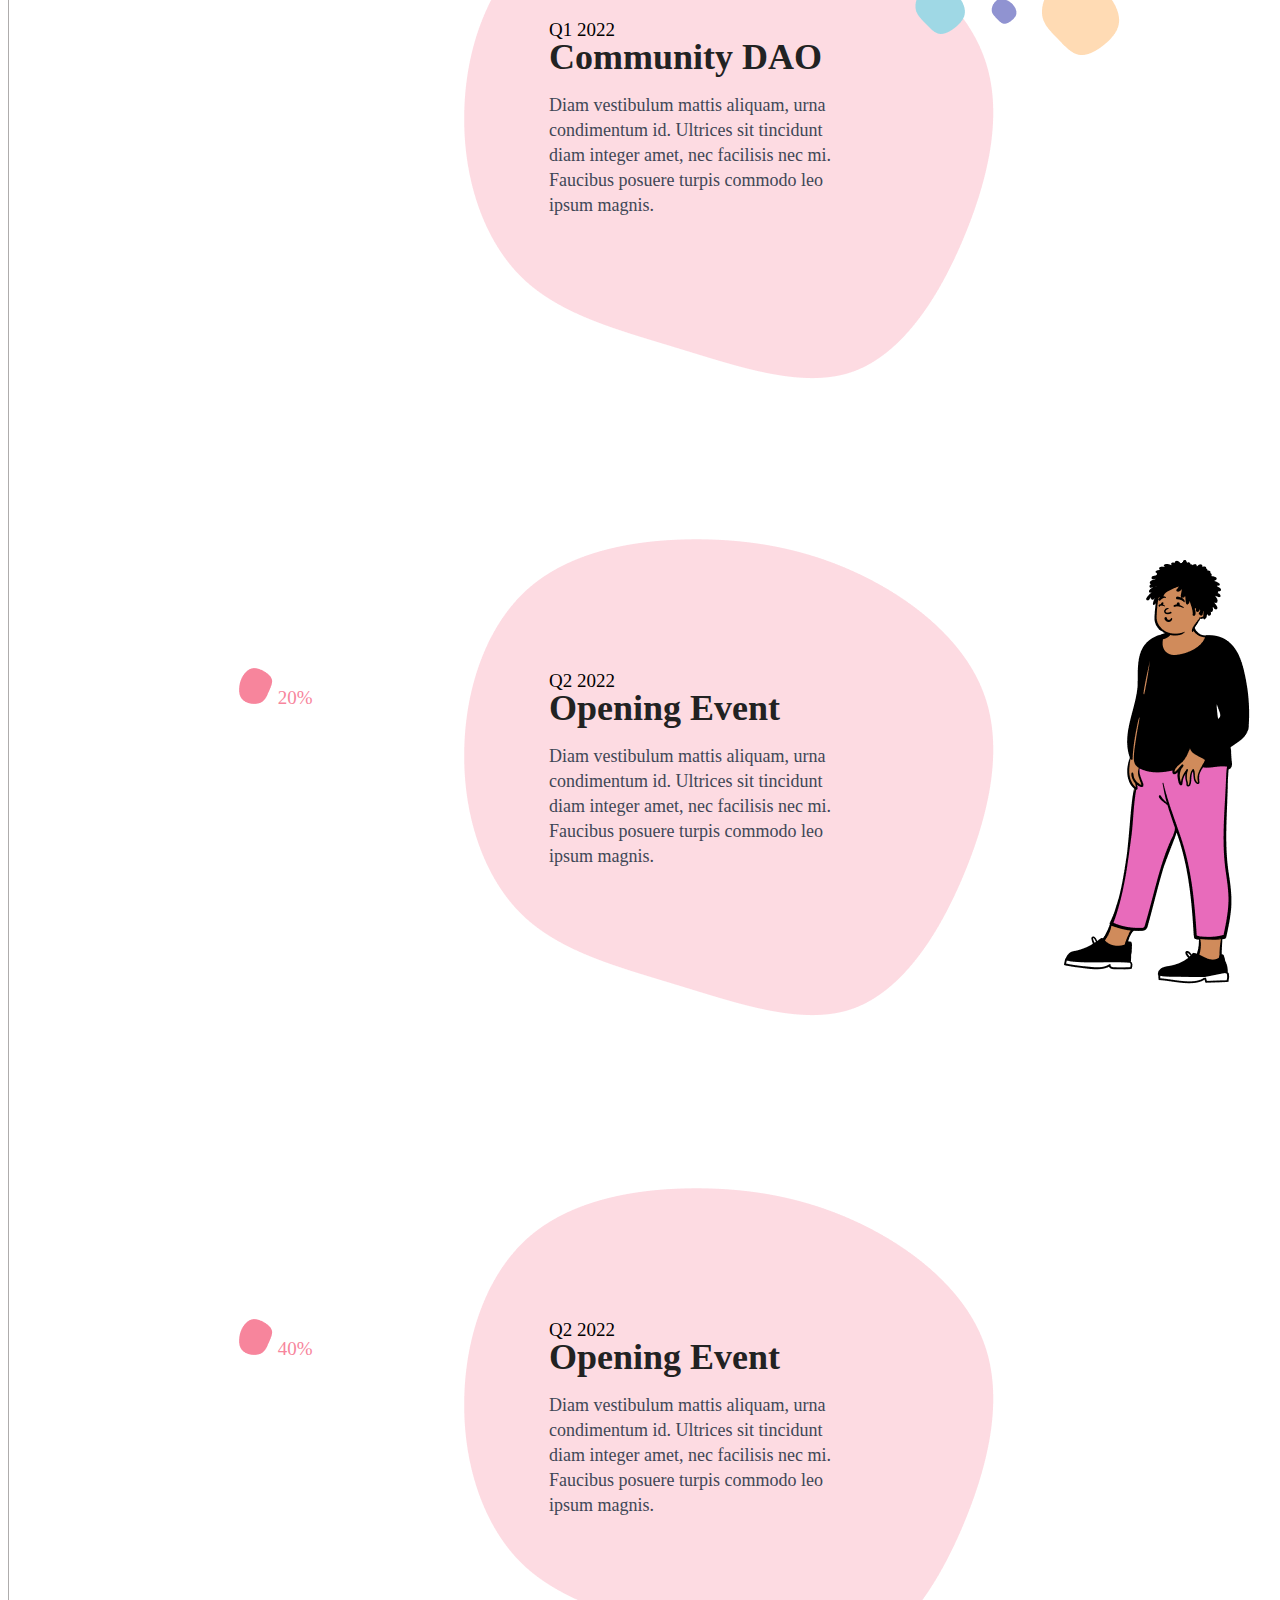
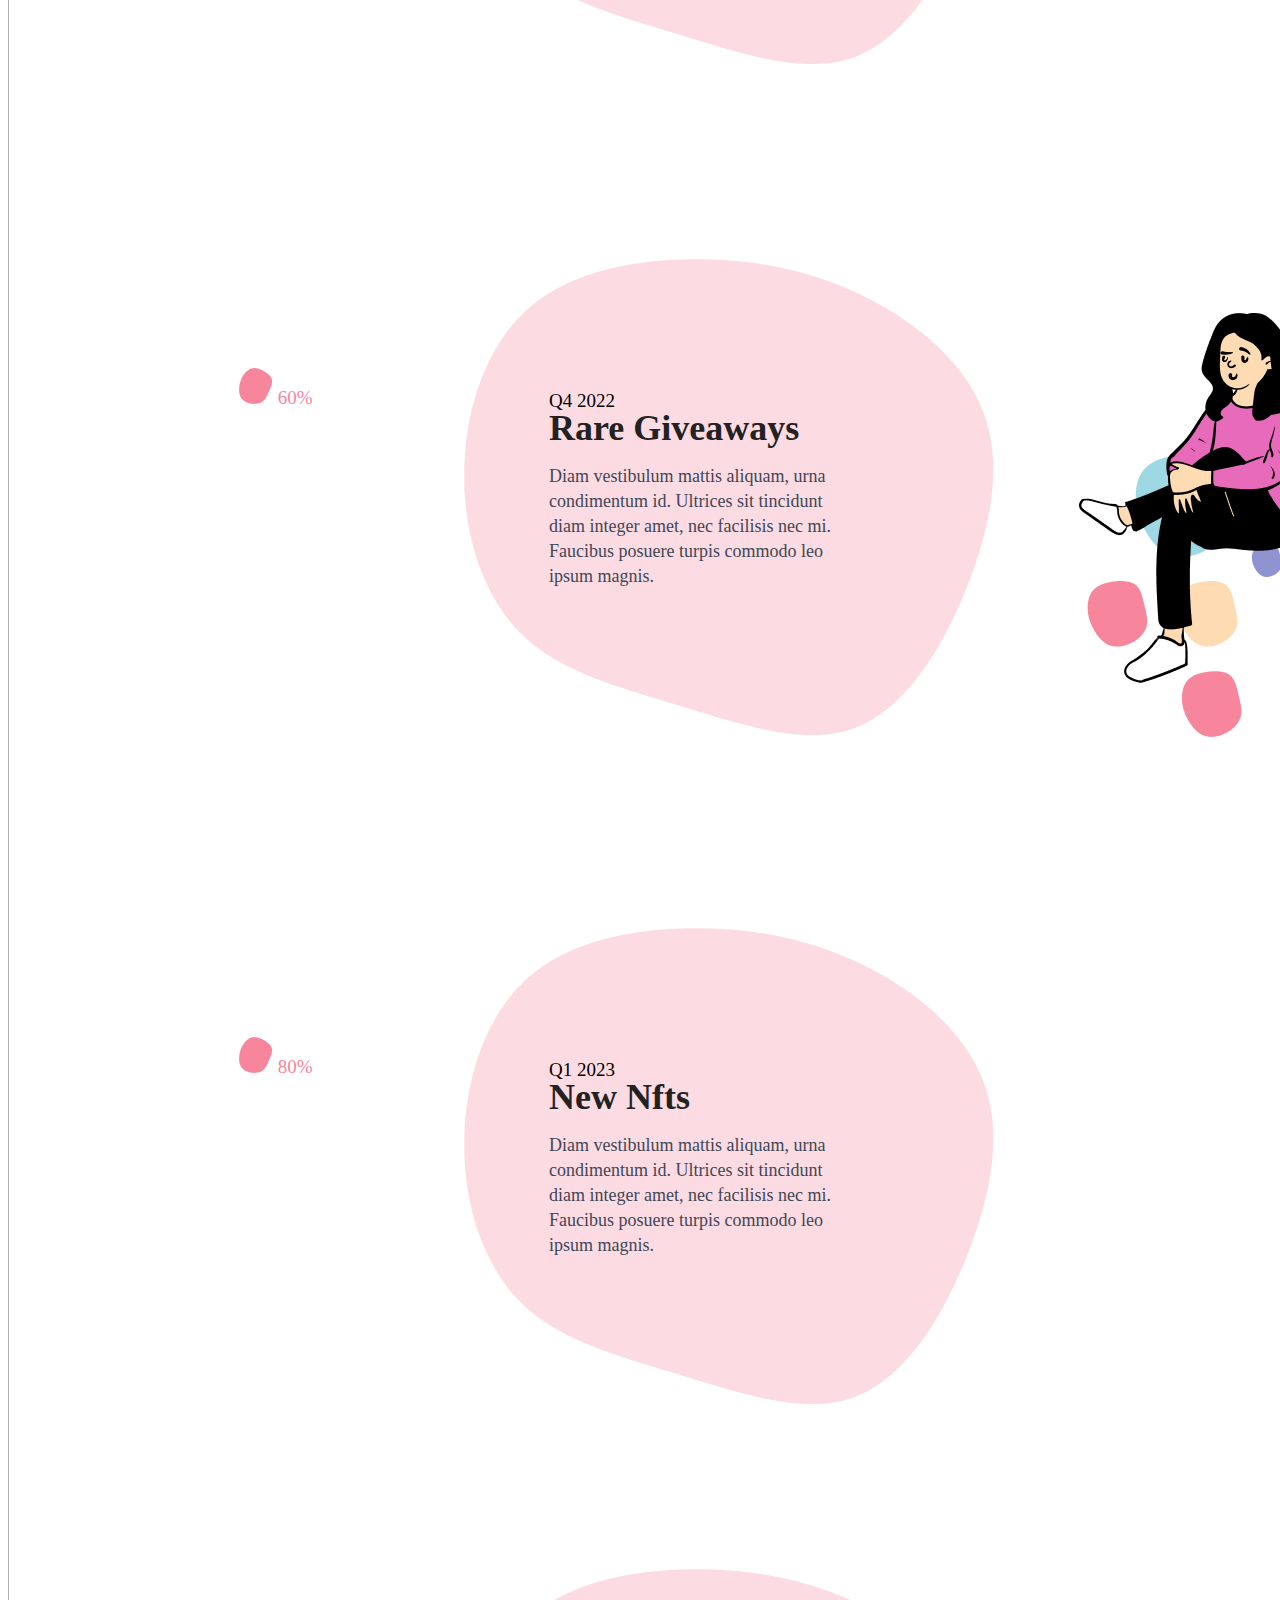
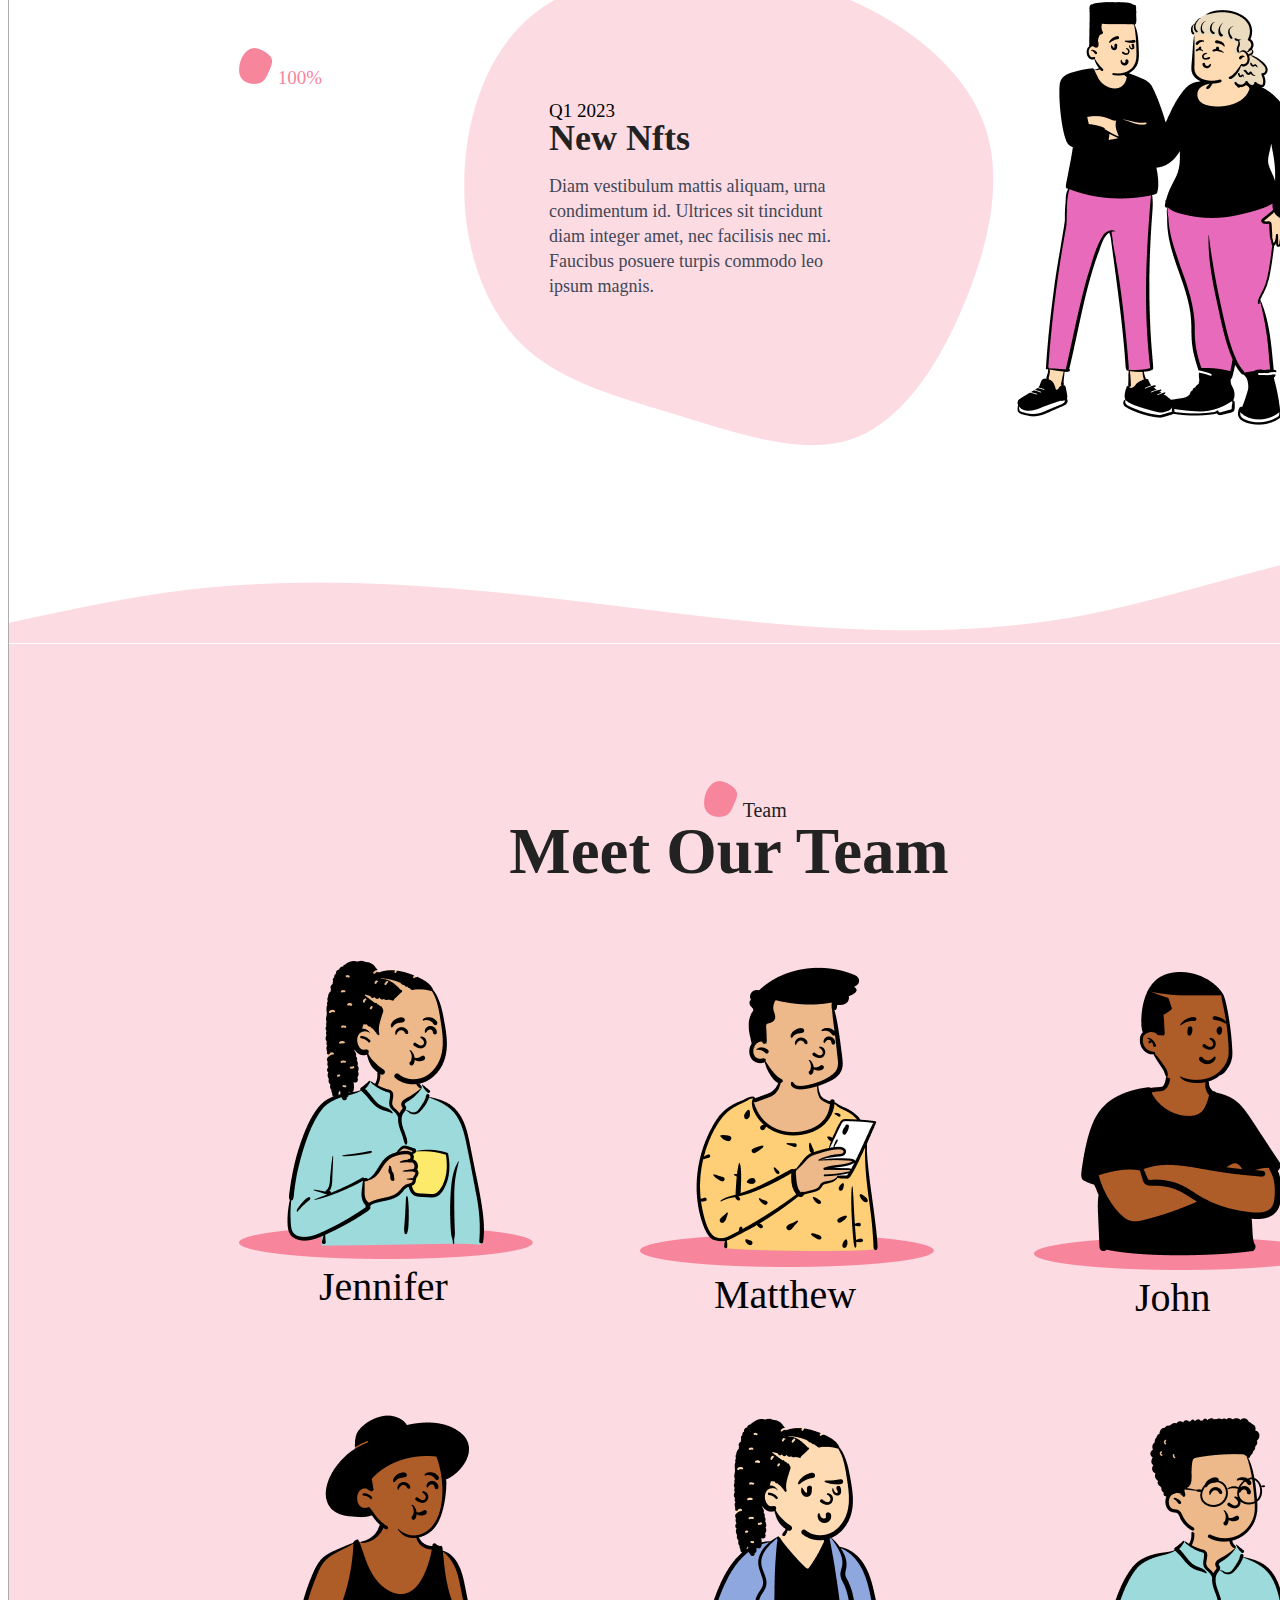
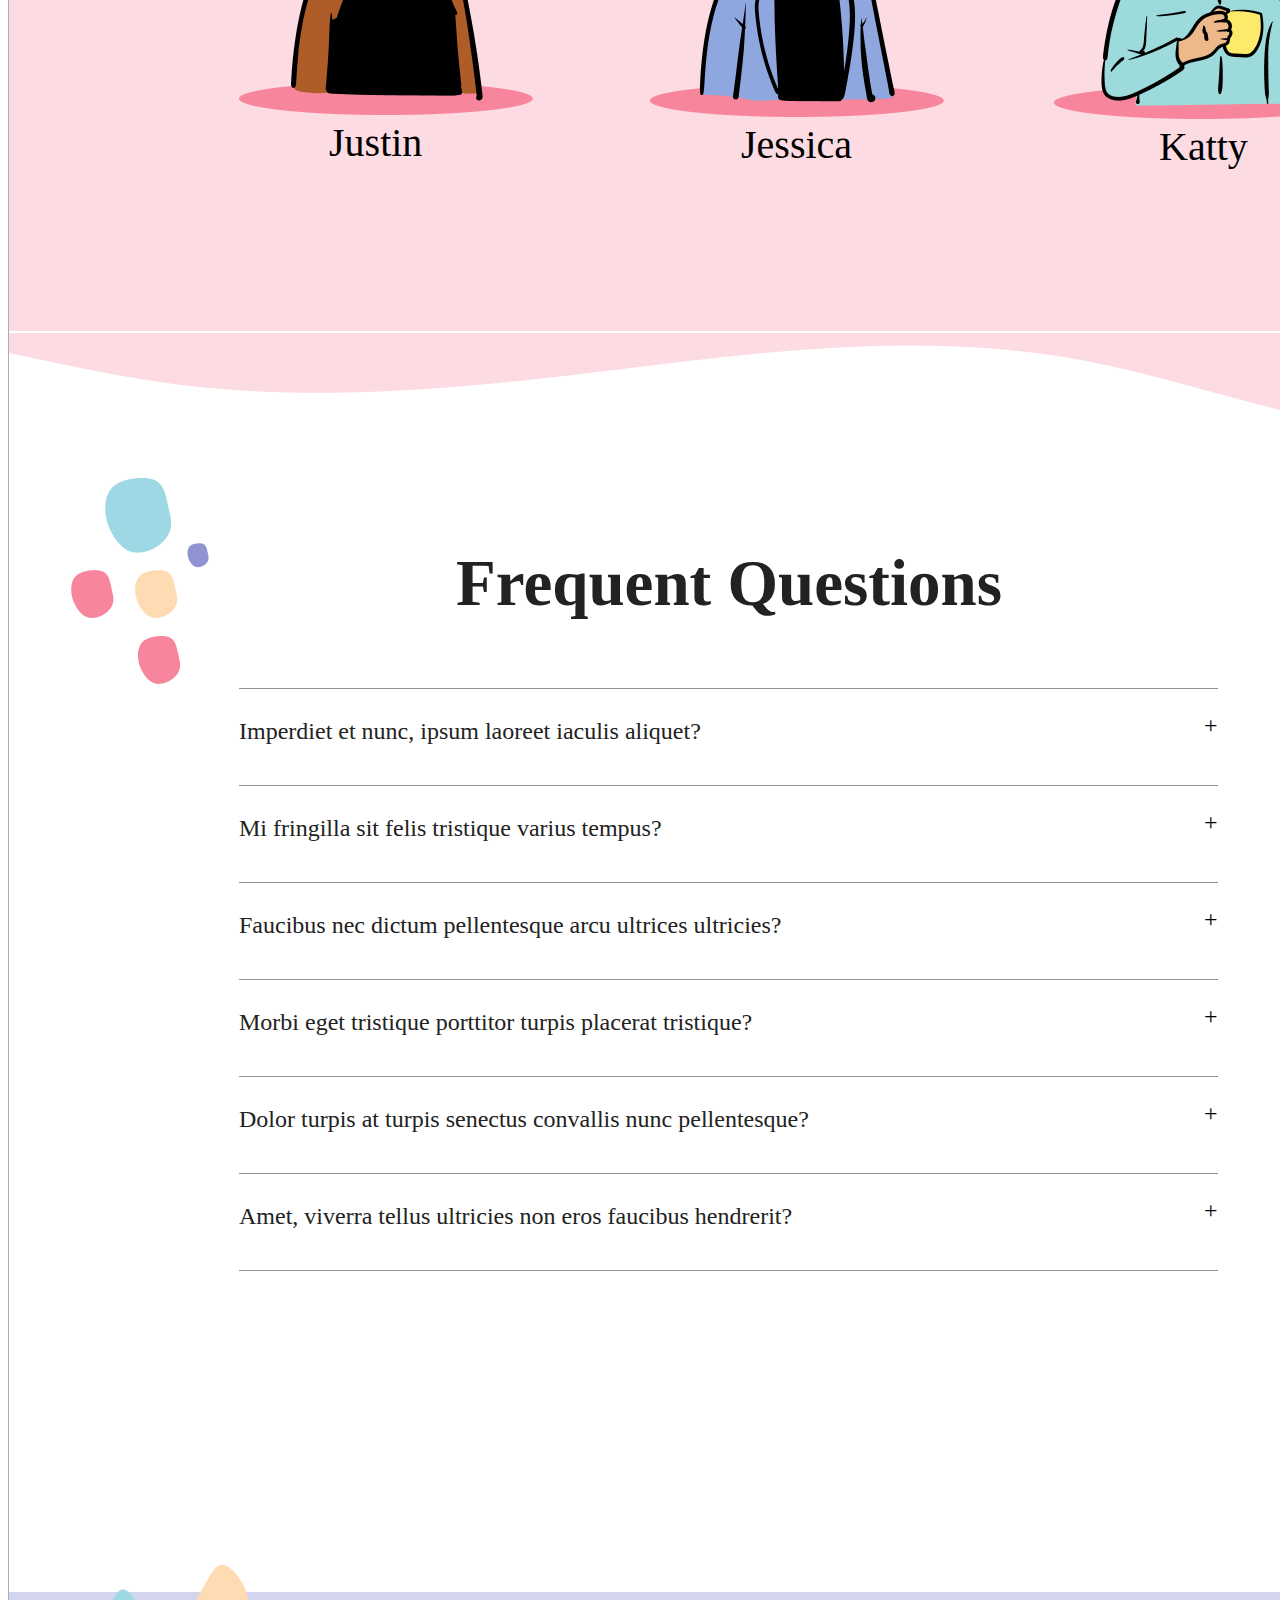
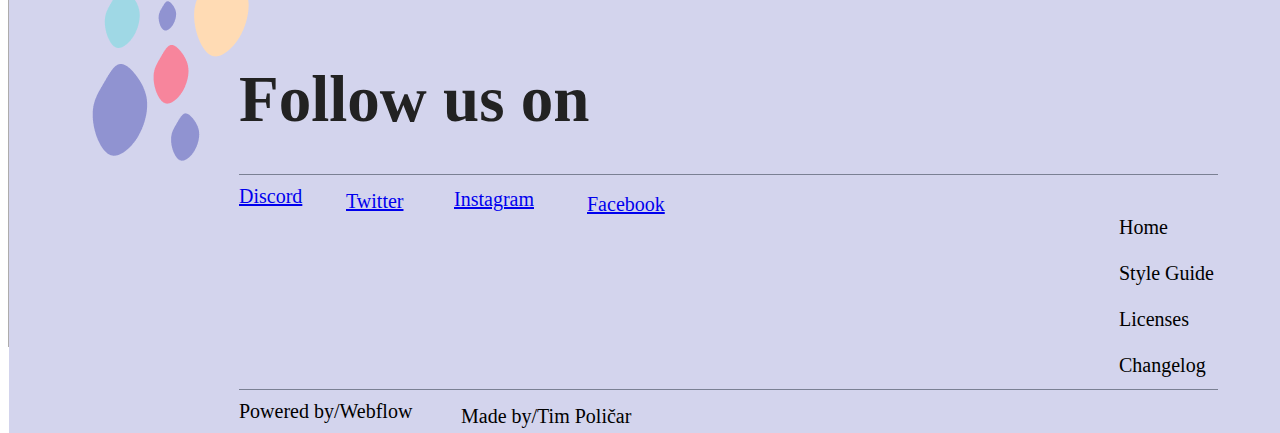
<file: Document.html>
<!DOCTYPE html>
<!-- saved from url=(0032)http://127.0.0.1:5500/index.html -->
<html lang="en"><head><meta http-equiv="Content-Type" content="text/html; charset=UTF-8">
    
    <meta http-equiv="X-UA-Compatible" content="IE=edge">
    <meta name="viewport" content="width=device-width, initial-scale=1.0">
    
    <title>Document</title>
<link rel="stylesheet" href="./Document_files/main.css"></head>
<body>
    <div class="container">
        <div class="navbar">
            <div class="nav-brend">
                <div class="img1">
                    <img src="./Document_files/img 1.png" alt="">
                </div>
            </div>
            <ul>
                <li>Collect <br> ion</li>
                <li>Cont <br> ent</li>
                <li>Road <br> map</li>
                <li>Team</li>
            </ul>

            <button class="btn" type="button">OpenSea</button>
        </div>
        <div class="img2">
            <img src="./Document_files/toshlar.png" alt="">
        </div>

        <div class="img3">
            <img src="./Document_files/tosh.png" alt="">
        </div>

        <div class="img4">
            <img src="./Document_files/koz oynak.png" alt="">
        </div>

        <div class="img5">
            <img src="./Document_files/katta tosh.png" alt="">
        </div>

        <div class="img6">
            <img src="./Document_files/aqilli.png" alt="">
        </div>

        <div class="img7">
            <img src="./Document_files/toshlar2.png" alt="">
        </div>

        <div class="img8">
            <img src="./Document_files/bitta tosh.png" alt="">
        </div>

        <div class="text1">
            NFT Collection
        </div>

        <div class="body-text2">
            Bored <br>NFT Peeps
        </div>

        <div class="body-lorem1">
            Tempor interdum sed nisl aliquam ut orci feugiat <br> neque. Nibh amet proin in tristique. Ipsum morbi <br> adipiscing faucibus eu odio in tellus risus.
        </div>

        <button class="body-btn" type="button">OpenSea</button>

        <div class="img9">
            <img src="./Document_files/bitta tosh.png" alt="">
        </div>

        <div class="text3">
            Collection
        </div>

        <div class="text4">
            Meet Our Bored Peeps!
        </div>

        <div class="text5">
            6500 Bored Peeps
        </div>

        <div class="lorem2">
            Tempor interdum sed nisl aliquam ut <br> orci feugiat neque. Nibh amet proin in <br> tristique. Ipsum morbi adipiscing <br> faucibus eu odio in tellus risus.
        </div>

        <div class="box2"></div>

        <div class="text6">
            Mint Price &amp; Date
        </div>

        <div class="lorem3">
            Tempor interdum sed nisl aliquam ut <br> orci feugiat neque. Nibh amet proin in <br> tristique. Ipsum morbi adipiscing <br> faucibus eu odio in tellus risus.
        </div>

        <div class="box3"></div>

        <div class="text7">
            Why Bored Peeps
        </div>

        <div class="lorem4">
            Tempor interdum sed nisl aliquam ut <br> orci feugiat neque. Nibh amet proin in <br> tristique. Ipsum morbi adipiscing <br> faucibus eu odio in tellus risus.
        </div>

        <div class="img10">
            <img src="./Document_files/qoravoy.png" alt="">
        </div>

        <div class="img11">
            <img src="./Document_files/qahva.png" alt="">
        </div>

        <div class="img12">
            <img src="./Document_files/aqilli2.png" alt="">
        </div>

        <div class="img13">
            <img src="./Document_files/iphone.png" alt="">
        </div>

        <div class="img14">
            <img src="./Document_files/shilyampa.png" alt="">
        </div>

        <div class="img15">
            <img src="./Document_files/qiz bola.png" alt="">
        </div>

        <div class="img16">
            <img src="./Document_files/yana.png" alt="">
        </div>

        <div class="img17">
            <img src="./Document_files/aqilli qiz.png" alt="">
        </div>

        <div class="img18">
            <img src="./Document_files/bolakay.png" alt="">
        </div>

        <div class="img19">
            <img src="./Document_files/tolqin chiziqlar.png" alt="">
        </div>

        <div class="box4"></div>

        <div class="img20">
            <img src="./Document_files/bitta toshcha.png" alt="">
        </div>

        <div class="text8">
            Rarity
        </div>

        <div class="text9">
            Exclusive Content
        </div>

        <div class="box5"></div>

        <div class="text10">
            Common
        </div>

        <div class="text11">
            Tier 1
        </div>

        <div class="img21">
            <img src="./Document_files/toshchalar.png" alt="">
        </div>

        <div class="lorem5">
            Diam vestibulum mattis aliquam, urna <br> condimentum id. Ultrices sit tincidunt <br> diam integer amet, nec facilisis nec mi. <br> Faucibus posuere turpis commodo leo <br> ipsum magnis.
        </div>

        <div class="img22">
            <img src="./Document_files/IMAGE (62).png" alt="">
        </div>

        <div class="box6"></div>

        <div class="text12">
            Uncommon
        </div>

        <div class="text13">
            Tier 2
        </div>

        <div class="img23">
            <img src="./Document_files/toshchalar.png" alt="">
        </div>

        <div class="lorem6">
            Diam vestibulum mattis aliquam, urna <br> condimentum id. Ultrices sit tincidunt <br> diam integer amet, nec facilisis nec mi. <br> Faucibus posuere turpis commodo leo <br> ipsum magnis.
        </div>

        <div class="img24">
            <img src="./Document_files/IPHONE2.png" alt="">
        </div>

        <div class="box7"></div>

        <div class="text14">
            Rare
        </div>

        <div class="text15">
            Tier 3
        </div>

        <div class="img25">
            <img src="./Document_files/toshchalar.png" alt="">
        </div>

        <div class="lorem7">
            Diam vestibulum mattis aliquam, urna <br> condimentum id. Ultrices sit tincidunt <br> diam integer amet, nec facilisis nec mi. <br> Faucibus posuere turpis commodo leo <br> ipsum magnis.
        </div>

        <div class="img26">
            <img src="./Document_files/olifta.png" alt="">
        </div>

        <div class="box8"></div>

        <div class="text16">
            Very Rare
        </div>

        <div class="text17">
            Tier 4
        </div>

        <div class="img27">
            <img src="./Document_files/toshchalar.png" alt="">
        </div>
        
        <div class="lorem8">
            Diam vestibulum mattis aliquam, urna <br> condimentum id. Ultrices sit tincidunt <br> diam integer amet, nec facilisis nec mi. <br> Faucibus posuere turpis commodo leo <br> ipsum magnis.
        </div>

        <div class="img28">
            <img src="./Document_files/qaxva.png" alt="">
        </div>

        <div class="box9"></div>

        <div class="text18">
            Legendary
        </div>

        <div class="text19">
            Tier 1
        </div>

        <div class="img29">
            <img src="./Document_files/toshchalar.png" alt="">
        </div>

        <div class="lorem9">
            Diam vestibulum mattis aliquam, urna <br> condimentum id. Ultrices sit tincidunt <br> diam integer amet, nec facilisis nec mi. <br> Faucibus posuere turpis commodo leo <br> ipsum magnis.
        </div>

        <div class="img30">
            <img src="./Document_files/olifat qiz.png" alt="">
        </div>

        <div class="img31">
            <img src="./Document_files/teskari.png" alt="">
        </div>

        <div class="img32">
            <img src="./Document_files/pushti tosh.png" alt=""> 
        </div>

        <div class="text20">
            Releases
        </div>

        <div class="text21">
            Our Roadmap
        </div>

        <div class="img33">
            <img src="./Document_files/pushti tosh.png" alt=""> 0%
        </div>

        <div class="img34">
            <img src="./Document_files/katta pushti tosh.png" alt="">
        </div>

        <div class="img35">
            <img src="./Document_files/toshlar.png" alt="">
        </div>

        <div class="ram1">
            Q1 2022
        </div>

        <div class="text22">
            Community DAO
        </div>

        <div class="lorem10">
            Diam vestibulum mattis aliquam, urna <br> condimentum id. Ultrices sit tincidunt <br> diam integer amet, nec facilisis nec mi. <br> Faucibus posuere turpis commodo leo <br> ipsum magnis.
        </div>

        <div class="img36">
            <img src="./Document_files/pushti tosh.png" alt=""> 20%
        </div>

        <div class="img37">
            <img src="./Document_files/katta pushti tosh.png" alt="">
        </div>

        <div class="ram2">
            Q2 2022
        </div>

        <div class="text23">
            Opening Event
        </div>

        <div class="lorem11">
            Diam vestibulum mattis aliquam, urna <br> condimentum id. Ultrices sit tincidunt <br> diam integer amet, nec facilisis nec mi. <br> Faucibus posuere turpis commodo leo <br> ipsum magnis.
        </div>

        <div class="img38">
            <img src="./Document_files/pushti tosh.png" alt=""> 40%
        </div>

        <div class="img39">
            <img src="./Document_files/yigit.png" alt="">
        </div>

        <div class="img40">
            <img src="./Document_files/katta pushti tosh.png" alt="">
        </div>

        <div class="ram3">
            Q2 2022
        </div>

        <div class="text24">
            Opening Event
        </div>

        <div class="lorem12">
            Diam vestibulum mattis aliquam, urna <br> condimentum id. Ultrices sit tincidunt <br> diam integer amet, nec facilisis nec mi. <br> Faucibus posuere turpis commodo leo <br> ipsum magnis.
        </div>

        <div class="img41">
            <img src="./Document_files/pushti tosh.png" alt=""> 60%
        </div>

        <div class="img42">
            <img src="./Document_files/katta pushti tosh.png" alt="">
        </div>

        <div class="ram4">
            Q4 2022
        </div>

        <div class="text25">
            Rare Giveaways
        </div>

        <div class="lorem13">
            Diam vestibulum mattis aliquam, urna <br> condimentum id. Ultrices sit tincidunt <br> diam integer amet, nec facilisis nec mi. <br> Faucibus posuere turpis commodo leo <br> ipsum magnis.
        </div>

        <div class="img43">
            <img src="./Document_files/tosh2.png" alt="">
        </div>

        <div class="img44">
            <img src="./Document_files/orindiq.png" alt="">
        </div>

        <div class="img45">
            <img src="./Document_files/pushti tosh.png" alt=""> 80%
        </div>

        <div class="img46">
            <img src="./Document_files/katta pushti tosh.png" alt="">
        </div>

        <div class="ram5">
            Q1 2023
        </div>

        <div class="text26">
            New Nfts
        </div>

        <div class="lorem14">
            Diam vestibulum mattis aliquam, urna <br> condimentum id. Ultrices sit tincidunt <br> diam integer amet, nec facilisis nec mi. <br> Faucibus posuere turpis commodo leo <br> ipsum magnis.
        </div>

        <div class="img47">
            <img src="./Document_files/pushti tosh.png" alt=""> 100%
        </div>

        <div class="img48">
            <img src="./Document_files/katta pushti tosh.png" alt="">
        </div>

        <div class="ram6">
            Q1 2023
        </div>

        <div class="text27">
            New Nfts
        </div>

        <div class="lorem15">
            Diam vestibulum mattis aliquam, urna <br> condimentum id. Ultrices sit tincidunt <br> diam integer amet, nec facilisis nec mi. <br> Faucibus posuere turpis commodo leo <br> ipsum magnis.
        </div>

        <div class="img49">
            <img src="./Document_files/juftlik.png" alt="">
        </div>

        <div class="img50">
            <img src="./Document_files/pushti tolqin.png" alt="">
        </div>

        <div class="box15"></div>

        <div class="img51">
            <img src="./Document_files/pushti tosh.png" alt=""> Team
        </div>

        <div class="text28">
            Meet Our Team
        </div>

        <div class="img52">
            <img src="./Document_files/boshqa.png" alt="">
        </div>

        <div class="text29">
            Jennifer
        </div>

        <div class="img53">
            <img src="./Document_files/boshqa iohone.png" alt="">
        </div>

        <div class="text30">
            Matthew
        </div>

        <div class="img54">
            <img src="./Document_files/qora.png" alt="">
        </div>

        <div class="text31">
            John
        </div>

        <div class="img55">
            <img src="./Document_files/boshqa shilyampa.png" alt="">
        </div>

        <div class="text32">
            Justin
        </div>

        <div class="img56">
            <img src="./Document_files/boshqa olifta.png" alt="">
        </div>

        <div class="text33">
            Jessica
        </div>

        <div class="img57">
            <img src="./Document_files/boshqa qahva.png" alt="">
        </div>

        <div class="text34">
            Katty
        </div>

        <div class="img58">
            <img src="./Document_files/kill.png" alt="">
        </div>

        <div class="img59">
            <img src="./Document_files/toshlar2.png" alt="">
        </div>

        <div class="text35">
            Frequent Questions
        </div>

        <div class="box20">

        </div>

        <div class="text36">
            Imperdiet et nunc, ipsum laoreet iaculis aliquet?
        </div>

        <div class="ram15">
            +
        </div>

        <div class="box21">

        </div>

        <div class="text37">
            Mi fringilla sit felis tristique varius tempus?
        </div>

        <div class="ram15">
            +
        </div>

        <div class="box22">

        </div>

        <div class="text38">
            Faucibus nec dictum pellentesque arcu ultrices ultricies?
        </div>

        <div class="ram16">
            +
        </div>

        <div class="box23">

        </div>

        <div class="text39">
            Morbi eget tristique porttitor turpis placerat tristique?
        </div>

        <div class="ram17">
            +
        </div>

        <div class="box24">

        </div>

        <div class="text40">
            Dolor turpis at turpis senectus convallis nunc pellentesque?
        </div>

        <div class="ram18">
            +
        </div>

        <div class="box25">

        </div>

        <div class="text41">
            Amet, viverra tellus ultricies non eros faucibus hendrerit?
        </div>

        <div class="ram19">
            +
        </div>

        <div class="box26">

        </div>

        <div class="box27"></div>

        <div class="img61">
            <img src="./Document_files/yangi.png" alt="">
        </div>

        <div class="text42">
            Follow us on
        </div>

        <div class="box28">

        </div>

        <div class="text43">
           <a href="https://discord.com/">Discord</a> 
        </div>

        <div class="text44">
            <a href="https://twitter.com/">Twitter</a>
        </div>

        <div class="text45">
            <a href="https://www.instagram.com/">Instagram</a>
        </div>

        <div class="text46">
            <a href="https://www.facebook.com/">Facebook</a>
        </div>

        <div class="text47">
            Home <br><br>Style Guide <br><br>Licenses <br><br> Changelog 
        </div>

        <div class="box29">

        </div>

        <div class="text48">
            Powered by/Webflow
        </div>

        <div class="text49">
            Made by/Tim Poličar
        </div>
    </div>
<!-- Code injected by live-server -->
<script>
	// <![CDATA[  <-- For SVG support
	if ('WebSocket' in window) {
		(function () {
			function refreshCSS() {
				var sheets = [].slice.call(document.getElementsByTagName("link"));
				var head = document.getElementsByTagName("head")[0];
				for (var i = 0; i < sheets.length; ++i) {
					var elem = sheets[i];
					var parent = elem.parentElement || head;
					parent.removeChild(elem);
					var rel = elem.rel;
					if (elem.href && typeof rel != "string" || rel.length == 0 || rel.toLowerCase() == "stylesheet") {
						var url = elem.href.replace(/(&|\?)_cacheOverride=\d+/, '');
						elem.href = url + (url.indexOf('?') >= 0 ? '&' : '?') + '_cacheOverride=' + (new Date().valueOf());
					}
					parent.appendChild(elem);
				}
			}
			var protocol = window.location.protocol === 'http:' ? 'ws://' : 'wss://';
			var address = protocol + window.location.host + window.location.pathname + '/ws';
			var socket = new WebSocket(address);
			socket.onmessage = function (msg) {
				if (msg.data == 'reload') window.location.reload();
				else if (msg.data == 'refreshcss') refreshCSS();
			};
			if (sessionStorage && !sessionStorage.getItem('IsThisFirstTime_Log_From_LiveServer')) {
				console.log('Live reload enabled.');
				sessionStorage.setItem('IsThisFirstTime_Log_From_LiveServer', true);
			}
		})();
	}
	else {
		console.error('Upgrade your browser. This Browser is NOT supported WebSocket for Live-Reloading.');
	}
	// ]]>
</script>

</body></html>
</file>
<file: main.css>
.container{
height: 13137px;
width: 1440px;
border: 1px solid rgb(174, 172, 172);
margin: 0 auto;
padding: 0;
}
.img1{
    cursor: cell;
    margin-left: 65px;
    margin-top: 22px;
}
ul{
font-family: 'Open Sans';
display: flex;
list-style: none;
gap: 40px;
font-weight: 700;
margin-left: 826px;
margin-top: -55px;
font-size: 18px;
line-height: 25px;
color: #222222;
}
ul li:hover{
    transition: all 1s;
    color: aqua;
    cursor: cell;
}
.btn{
position: absolute;
box-sizing: border-box;
height: 45px;
width: 135px;
border: none;
margin-left: 1240px;
margin-top: -70px;
color: white;
background: #F7859C;
border-radius: 12px;
}
.btn:hover{
    transition: all 1s;
    cursor: pointer;
    color: aqua;
    background-color: bisque;
}
.img2{
    margin-left: 255px;
    margin-top: 16px;
}
.img3{
    margin-top: 125px;
}
.img4{
    margin-left: 65px;
    margin-top: -600px;
}
.img5{
    margin-left: 840px;
    margin-top: -650px;
}
.img6{
    margin-left: 1015px;
    margin-top: -400px;
}
.img7{
    margin-left: 860px;
    margin-top: -250px;
}
.img8{
    margin-left: 640px;
    margin-top: -600px;
}
.text1{
font-family: 'Open Sans';
font-weight: 700;
margin-left: 657px;
margin-top: -30px;
font-size: 19px;
line-height: 25px;
color: #222222;
}
.text1:hover{
    transition: all 1s;
    color: aqua;
    cursor: cell;
}
.body-text2{
font-family: 'Montserrat';
font-weight: 700;
font-size: 97px;
line-height: 87px;
text-align: center;
color: #222222;
}
.body-text2:hover{
    transition: all 1s;
    color: aqua;
    cursor: cell;
}
.body-lorem1{
font-family: 'Open Sans';
font-weight: 400;
margin-top: 45px;
font-size: 18px;
line-height: 25px;
text-align: center;
color: #404756;
}
.body-lorem1:hover{
    transition: all 1s;
    color: aqua;
    cursor: cell;
}
.body-btn{
    position: absolute;
    box-sizing: border-box;
    height: 45px;
    width: 135px;
    border: none;
    margin-left: 653px;
    margin-top: 50px;
    color: white;
    background: #F7859C;
    border-radius: 12px;
    }
.body-btn:hover{
        transition: all 1s;
        cursor: pointer;
        color: aqua;
        background-color: bisque;
}
.img9{
    margin-left: 661px;
    margin-top: 456px;
}
.text3{
font-family: 'Open Sans';
margin-top: -30px;
font-weight: 700;
font-size: 18px;
line-height: 25px;
text-align: center;
color: #222222;
}
.text3:hover{
    transition: all 1s;
    color: aqua;
    cursor: cell;
}
.text4{
font-family: 'Montserrat';
font-weight: 700;
margin-top: 5px;
font-size: 65px;
line-height: 58px;
text-align: center;
color: #222222;
}
.text4:hover{
    transition: all 1s;
    color: aqua;
    cursor: cell;
}
.text5{
font-family: 'Montserrat';
margin-left: 230px;
margin-top: 146px;
font-weight: 700;
font-size: 24px;
line-height: 22px;
color: #222222;
}
.lorem2{
font-family: 'Open Sans';
margin-left: 230px;
margin-top: 17px;
font-weight: 400;
font-size: 18px;
line-height: 25px;
color: #404756;
}
.text5:hover{
    transition: all 1s;
    color: aqua;
    cursor: cell;
}
.lorem2:hover{
    transition: all 1s;
    color: aqua;
    cursor: cell;
}
.box2{
height: 1px;
width: 374.4375px;
margin-left: 230px;
margin-top: 32px;
background: rgba(64, 71, 86, 0.6);
}
.text6{
    font-family: 'Montserrat';
    margin-left: 230px;
    margin-top: 46px;
    font-weight: 700;
    font-size: 24px;
    line-height: 22px;
    color: #222222;
}
.lorem3{
    font-family: 'Open Sans';
    margin-left: 230px;
    margin-top: 17px;
    font-weight: 400;
    font-size: 18px;
    line-height: 25px;
    color: #404756;
}
.text6:hover{
    transition: all 1s;
    color: aqua;
    cursor: cell;
}
.lorem3:hover{
    transition: all 1s;
    color: aqua;
    cursor: cell;
}
.box3{
    height: 1px;
    width: 374.4375px;
    margin-left: 230px;
    margin-top: 32px;
    background: rgba(64, 71, 86, 0.6);
}
.text7{
    font-family: 'Montserrat';
    margin-left: 230px;
    margin-top: 46px;
    font-weight: 700;
    font-size: 24px;
    line-height: 22px;
    color: #222222;
}
.lorem4{
    font-family: 'Open Sans';
    margin-left: 230px;
    margin-top: 17px;
    font-weight: 400;
    font-size: 18px;
    line-height: 25px;
    color: #404756;
}
.text7:hover{
    transition: all 1s;
    color: aqua;
    cursor: cell;
}
.lorem4:hover{
    transition: all 1s;
    color: aqua;
    cursor: cell;
}
.img10{
    margin-left: 772px;
    margin-top: -650px;
}
.img11{
    margin-left: 938px;
    margin-top: -290px;
}
.img12{
    margin-left: 1103px;
    margin-top: -300px;
}
.img13{
    margin-left: 772px;
    margin-top: -120px;
}
.img14{
    margin-left: 938px;
    margin-top: -300px;
}
.img15{
    margin-left: 1103px;
    margin-top: -300px;
}
.img16{
    margin-left: 772px;
    margin-top: -140px;
}
.img17{
    margin-left: 938px;
    margin-top: -290px;
}
.img18{
    margin-left: 1103px;
    margin-top: -290px;
}
.img19{
    margin-top: 100px;
}
.box4{
height: 3625px;
width: 1440px;
background: #FBF1E6;
margin-top: -4px;
}
.img20{
    margin-left: 217px;
    margin-top: -3500px;
}
.text8{
font-family: 'Open Sans';
margin-left: 235px;
margin-top: -30px;
font-weight: 700;
font-size: 18px;
line-height: 25px;
color: #222222;
}
.text8:hover{
    transition: all 1s;
    color: aqua;
    cursor: cell;
}
.text9{
font-family: 'Montserrat';
font-weight: 700;
margin-left: 230px;
font-size: 65px;
line-height: 58px;
color: #222222;
}
.text9:hover{
    transition: all 1s;
    color: aqua;
    cursor: cell;
}
.box5{
height: 1px;
width: 1221px;
margin-left: 225px;
margin-top: 78px;
background: rgba(64, 71, 86, 0.6);
}
.text10{
font-family: 'Montserrat';
margin-left: 230px;
margin-top: 62px;
font-weight: 700;
font-size: 36px;
line-height: 32px;
color: #222222;
}
.text10:hover{
    transition: all 1s;
    color: aqua;
    cursor: cell;
}
.text11{
    font-size: 18px;
    margin-left: 230px;
    margin-top: 31px;
}
.img21{
    margin-left: 317px; 
    margin-top: -15px;
}
.text11:hover{
    transition: all 1s;
    color: aqua;
    cursor: cell;
}
.lorem5{
font-family: 'Open Sans';
margin-left: 230px;
margin-top: 30px;
font-weight: 400;
font-size: 18px;
line-height: 25px;
color: #404756;
}
.lorem5:hover{
    transition: all 1s;
    color: aqua;
    cursor: cell;
}
.img22{
    margin-left: 817px;
    margin-top: -220px;
}
.box6{
    height: 1px;
    width: 1221px;
    margin-left: 225px;
    margin-top: 78px;
    background: rgba(64, 71, 86, 0.6);
}
.text12{
font-family: 'Montserrat';
margin-left: 230px;
margin-top: 62px;
font-weight: 700;
font-size: 36px;
line-height: 32px;
color: #222222;
}
.text12:hover{
    transition: all 1s;
    color: aqua;
    cursor: cell;
}
.text13{
    margin-left: 230px;
    margin-top: 31px;
}
.img23{
    margin-left: 317px; 
    margin-top: -15px;
}
.text13:hover{
    transition: all 1s;
    color: aqua;
    cursor: cell;
}
.lorem6{
    font-family: 'Open Sans';
    margin-left: 230px;
    margin-top: 30px;
    font-weight: 400;
    font-size: 18px;
    line-height: 25px;
    color: #404756;
    }
    .lorem6:hover{
        transition: all 1s;
        color: aqua;
        cursor: cell;
    }
.img24{
    margin-left: 818px;
    margin-top: -220px;
}
.box7{
    height: 1px;
    width: 1221px;
    margin-left: 225px;
    margin-top: 78px;
    background: rgba(64, 71, 86, 0.6);
}
.text14{
font-family: 'Montserrat';
margin-left: 230px;
margin-top: 62px;
font-weight: 700;
font-size: 36px;
line-height: 32px;
color: #222222;
}
.text14:hover{
    transition: all 1s;
    color: aqua;
    cursor: cell;
}
.text15{
    font-size: 18px;
    margin-left: 230px;
    margin-top: 31px;
}
.text15:hover{
    transition: all 1s;
    color: aqua;
    cursor: cell;
}
.img25{
    margin-left: 317px; 
    margin-top: -15px;
}
.lorem7{
    font-family: 'Open Sans';
    margin-left: 230px;
    margin-top: 30px;
    font-weight: 400;
    font-size: 18px;
    line-height: 25px;
    color: #404756;
    }
    .lorem7:hover{
        transition: all 1s;
        color: aqua;
        cursor: cell;
    }
.img26{
        margin-left: 818px;
        margin-top: -220px;
}
.box8{
    height: 1px;
    width: 1221px;
    margin-left: 225px;
    margin-top: 78px;
    background: rgba(64, 71, 86, 0.6);
}
.text16{
font-family: 'Montserrat';
margin-left: 230px;
margin-top: 62px;
font-weight: 700;
font-size: 36px;
line-height: 32px;
color: #222222;
}
.text16:hover{
    transition: all 1s;
    color: aqua;
    cursor: cell;
}
.text17{
    font-size: 18px;
    margin-top: 30px;
    margin-left: 230px;
}
.text17:hover{
    transition: all 1s;
    color: aqua;
    cursor: cell;
}
.img27{
    margin-left: 317px; 
    margin-top: -20px;
}
.lorem8{
    font-family: 'Open Sans';
    margin-left: 230px;
    margin-top: 30px;
    font-weight: 400;
    font-size: 18px;
    line-height: 25px;
    color: #404756;
    }
    .lorem8:hover{
        transition: all 1s;
        color: aqua;
        cursor: cell;
    }
.img28{
        margin-left: 818px;
        margin-top: -220px;
}
.box9{
    height: 1px;
    width: 1221px;
    margin-left: 225px;
    margin-top: 78px;
    background: rgba(64, 71, 86, 0.6);
}
.text18{
font-family: 'Montserrat';
margin-left: 230px;
margin-top: 62px;
font-weight: 700;
font-size: 36px;
line-height: 32px;
color: #222222;
}
.text18:hover{
    transition: all 1s;
    color: aqua;
    cursor: cell;
}
.text19{
    font-size: 18px;
    margin-left: 230px;
    margin-top: 30px;
}
.text19:hover{
    transition: all 1s;
    color: aqua;
    cursor: cell;
}
.img29{
    margin-left: 317px; 
    margin-top: -20px;
}
.lorem9{
    font-family: 'Open Sans';
    margin-left: 230px;
    margin-top: 30px;
    font-weight: 400;
    font-size: 18px;
    line-height: 25px;
    color: #404756;
    }
    .lorem9:hover{
        transition: all 1s;
        color: aqua;
        cursor: cell;
    }
.img30{
        margin-left: 818px;
        margin-top: -220px;
}
.img31{
    margin-top: 78px;
}
.img32{
    margin-left: 667px;
    margin-top: 200px;
}
.text20{
    font-size: 19px;
    text-align: center;
    margin-top: -25px;
}
.text21{
font-family: 'Montserrat';
font-weight: 700;
font-size: 65px;
line-height: 58px;
text-align: center;
color: #222222;
}
.img33{
    color: #F7859C;
    margin-left: 230px;
    font-size: 19px;
    margin-top: 216px;
}
.img34{
    margin-left: 455px;
    margin-top: -100px;
}
.img35{
    margin-left: 877px;
    margin-top: -500px;
}
.ram1{
    font-size: 19px;
    margin-left: 540px;
    margin-top: -50px;
}
.text22{
margin-left: 540px;    
font-family: 'Montserrat';
font-weight: 700;
margin-left: 540px;
font-size: 36px;
line-height: 32px;
color: #222222;
}
.text20:hover{
    transition: all 1s;
    color: aqua;
    cursor: cell;
}
.text21:hover{
    transition: all 1s;
    color: aqua;
    cursor: cell;
}
.text22:hover{
    transition: all 1s;
    color: aqua;
    cursor: cell;
}
.lorem10{
font-weight: 400;
font-size: 18px;
margin-left: 540px;
margin-top: 20px;
line-height: 25px;
color: #404756;
}
.lorem10:hover{
    transition: all 1s;
    color: aqua;
    cursor: cell;
}
.img36{
    color: #F7859C;
    font-size: 19px;
    margin-left: 230px;
    margin-top: 450px;
}
.img37{
    margin-left: 455px;
    margin-top: -170px;
}
.ram2{
    font-size: 19px;
    margin-left: 540px;
    margin-top: -350px;
}
.text23{
font-family: 'Montserrat';
margin-left: 540px;
font-weight: 700;
font-size: 36px;
line-height: 32px;
color: #222222;
}
.ram2:hover{
    transition: all 1s;
    color: aqua;
    cursor: cell;
}
.text23:hover{
    transition: all 1s;
    color: aqua;
    cursor: cell;
}
.lorem11{
    font-weight: 400;
    font-size: 18px;
    margin-left: 540px;
    margin-top: 20px;
    line-height: 25px;
    color: #404756;
    }
.lorem11:hover{
        transition: all 1s;
        color: aqua;
        cursor: cell;
}
.img38{
    color: #F7859C;
    font-size: 19px;
    margin-left: 230px;
    margin-top: 450px;
}
.img39{
    margin-left: 1055px;
    margin-top: -800px;
}
.img40{
    margin-left: 455px;
    margin-top: 200px;
}
.ram3{
    font-size: 19px;
    margin-left: 540px;
    margin-top: -350px;
}
.text24{
font-family: 'Montserrat';
margin-left: 540px;
font-weight: 700;
font-size: 36px;
line-height: 32px;
color: #222222;
}
.lorem12{
    font-weight: 400;
    font-size: 18px;
    margin-left: 540px;
    margin-top: 20px;
    line-height: 25px;
    color: #404756;
    }
.lorem12:hover{
        transition: all 1s;
        color: aqua;
        cursor: cell;
}
.ram3:hover{
    transition: all 1s;
    color: aqua;
    cursor: cell;
}
.text24:hover{
    transition: all 1s;
    color: aqua;
    cursor: cell;
}
.img41{
    color: #F7859C;
    margin-left: 230px;
    margin-top: 450px;
    font-size: 19px
}
.img42{
    margin-left: 455px;
    margin-top: -150px;
}
.ram4{
    font-size: 19px;
    margin-left: 540px;
    margin-top: -350px;
}
.text25{
font-family: 'Montserrat';
margin-left: 540px;
font-weight: 700;
font-size: 36px;
line-height: 32px;
color: #222222;
}
.lorem13{
    font-weight: 400;
    font-size: 18px;
    margin-left: 540px;
    margin-top: 20px;
    line-height: 25px;
    color: #404756;
    }
.lorem13:hover{
        transition: all 1s;
        color: aqua;
        cursor: cell;
}
.text25:hover{
    transition: all 1s;
    color: aqua;
    cursor: cell;
}
.ram4:hover{
    transition: all 1s;
    color: aqua;
    cursor: cell;
}
.img43{
    margin-left: 1012px;
    margin-top: -300px;
}
.img44{
    margin-left: 1070px;
    margin-top: -450px;
}
.img45{
    color: #F7859C;
    font-size: 19px;
    margin-left: 230px;
    margin-top: 350px;
}
.img46{
    margin-left: 455px;
    margin-top: -150px;
}
.ram5:hover{
    transition: all 1s;
    color: aqua;
    cursor: cell;
}
.ram5{
    font-size: 19px;
    margin-left: 540px;
    margin-top: -350px;
}
.text26{
    font-family: 'Montserrat';
    margin-left: 540px;
    font-weight: 700;
    font-size: 36px;
    line-height: 32px;
    color: #222222;
}
.text26:hover{
    transition: all 1s;
    color: aqua;
    cursor: cell;
}
.lorem14{
    font-weight: 400;
    font-size: 18px;
    margin-left: 540px;
    margin-top: 20px;
    line-height: 25px;
    color: #404756;
    }
.lorem14:hover{
        transition: all 1s;
        color: aqua;
        cursor: cell;
}
.img47{
    color: #F7859C;
    font-size: 19px;
    margin-left: 230px;
    margin-top: 390px;
}
.img48{
    margin-left: 455px;
    margin-top: -120px;
}
.ram6:hover{
    transition: all 1s;
    color: aqua;
    cursor: cell;
}
.ram6{
    font-size: 19px;
    margin-left: 540px;
    margin-top: -350px;
}
.lorem15{
    font-weight: 400;
    font-size: 18px;
    margin-left: 540px;
    margin-top: 20px;
    line-height: 25px;
    color: #404756;
    }
.lorem15:hover{
        transition: all 1s;
        color: aqua;
        cursor: cell;
}
.text27{
    font-family: 'Montserrat';
    margin-left: 540px;
    font-weight: 700;
    font-size: 36px;
    line-height: 32px;
    color: #222222;
}
.text27:hover{
    transition: all 1s;
    color: aqua;
    cursor: cell;
}
.img49{
    margin-left: 1002px;
    margin-top: -300px;
}
.img50{
    margin-top: 100px;
}
.box15{
height: 1287px;
width: 1440px;
background: #FDDBE2;
margin-top: -3px;
}
.img51{
    font-size: 20px;
    color: #222222;
    margin-left: 695px;
    margin-top: -1150px;
}
.text28{
font-family: 'Montserrat';
font-weight: 700;
font-size: 65px;
line-height: 58px;
text-align: center;
color: #222222;
}
.img52{
    margin-left: 230px;
    margin-top: 57px;
}
.text29{
    font-size: 40px;
    margin-left: 310px;
}
.text28:hover{
    transition: all 1s;
    color: aqua;
    cursor: cell;
}
.text29:hover{
    transition: all 1s;
    color: aqua;
    cursor: cell;
}
.img53{
    margin-left: 630px;
    margin-top: -365px;
}
.text30{
    margin-left: 705px;
    font-size: 40px;
}
.text30:hover{
    transition: all 1s;
    color: aqua;
    cursor: cell;
}
.img54{
    margin-left: 1025px;
    margin-top: -370px;
}
.text31{
    margin-left: 1126px;
    font-size: 40px;
}
.text31:hover{
    transition: all 1s;
    color: aqua;
    cursor: cell;
}
.img55{
    margin-left: 230px;
    margin-top: 73px;
}
.text32{
    font-size: 40px;
    margin-left: 320px;
}
.text32:hover{
    transition: all 1s;
    color: aqua;
    cursor: cell;
}
.img56{
    margin-left: 640px;
    margin-top: -370px;
}
.text33{
    font-size: 40px;
    margin-left: 732px;
}
.text33:hover{
    transition: all 1s;
    color: aqua;
    cursor: cell;
}
.img57{
    margin-left: 1045px;
    margin-top: -370px;
}
.text34{
    font-size: 40px;
    margin-left: 1150px;
}
.text34:hover{
    transition: all 1s;
    color: aqua;
    cursor: cell;
}
.img58{
    margin-top: 163px;
}
.img59{
    margin-left: 15px;
}
.text35{
font-family: 'Montserrat';
margin-top: -150px;
font-weight: 700;
font-size: 65px;
line-height: 58px;
text-align: center;
color: #222222;
}
.text35:hover{
    transition: all 1s;
    color: aqua;
    cursor: cell;
}
.box20{
height: 1px;
width: 979.21875px;
background: rgba(64, 71, 86, 0.6);
margin-left: 230px;
margin-top: 76px;
}
.text36{
font-family: 'Montserrat';
margin-left: 230px;
margin-top: 31px;
font-weight: 400;
font-size: 24px;
line-height: 22px;
color: #222222;
}
.text36:hover{
    transition: all 1s;
    color: aqua;
    cursor: cell;
}
.ram15{
    font-size: 24px;
    margin-left: 1195px;
    margin-top: -30px;
}
.box21{
    height: 1px;
    width: 979.21875px;
    background: rgba(64, 71, 86, 0.6);
    margin-left: 230px;
    margin-top: 46px;
}
.text37{
    font-family: 'Montserrat';
    margin-left: 230px;
    margin-top: 31px;
    font-weight: 400;
    font-size: 24px;
    line-height: 22px;
    color: #222222;
}
.text37:hover{
        transition: all 1s;
        color: aqua;
        cursor: cell;
    }
.ram16{
        font-size: 24px;
        margin-left: 1195px;
        margin-top: -30px;
}
.box22{
    height: 1px;
    width: 979.21875px;
    background: rgba(64, 71, 86, 0.6);
    margin-left: 230px;
    margin-top: 46px;
}
.text38{
    font-family: 'Montserrat';
    margin-left: 230px;
    margin-top: 31px;
    font-weight: 400;
    font-size: 24px;
    line-height: 22px;
    color: #222222;
}
.text38:hover{
        transition: all 1s;
        color: aqua;
        cursor: cell;
    }
.ram17{
        font-size: 24px;
        margin-left: 1195px;
        margin-top: -30px;
}
.box23{
    height: 1px;
    width: 979.21875px;
    background: rgba(64, 71, 86, 0.6);
    margin-left: 230px;
    margin-top: 46px;
}
.text39{
    font-family: 'Montserrat';
    margin-left: 230px;
    margin-top: 31px;
    font-weight: 400;
    font-size: 24px;
    line-height: 22px;
    color: #222222;
}
.text39:hover{
        transition: all 1s;
        color: aqua;
        cursor: cell;
    }
.ram18{
        font-size: 24px;
        margin-left: 1195px;
        margin-top: -30px;
}
.box24{
    height: 1px;
    width: 979.21875px;
    background: rgba(64, 71, 86, 0.6);
    margin-left: 230px;
    margin-top: 46px;
}
.text40{
    font-family: 'Montserrat';
    margin-left: 230px;
    margin-top: 31px;
    font-weight: 400;
    font-size: 24px;
    line-height: 22px;
    color: #222222;
}
.text40:hover{
        transition: all 1s;
        color: aqua;
        cursor: cell;
    }
.ram19{
        font-size: 24px;
        margin-left: 1195px;
        margin-top: -30px;
}
.box25{
    height: 1px;
    width: 979.21875px;
    background: rgba(64, 71, 86, 0.6);
    margin-left: 230px;
    margin-top: 46px;
}
.text41{
    font-family: 'Montserrat';
    margin-left: 230px;
    margin-top: 31px;
    font-weight: 400;
    font-size: 24px;
    line-height: 22px;
    color: #222222;
}
.text41:hover{
        transition: all 1s;
        color: aqua;
        cursor: cell;
    }
.ram19{
        font-size: 24px;
        margin-left: 1195px;
        margin-top: -30px;
}
.box26{
    height: 1px;
    width: 979.21875px;
    background: rgba(64, 71, 86, 0.6);
    margin-left: 230px;
    margin-top: 46px;
}
.box27{
height: 441px;
width: 1440px;
margin-top: 321px;
background: #D3D4ED;
}
.img61{
    margin-left: 75px;
    margin-top: -480px;
}
.text42{
font-family: 'Montserrat';
margin-left: 230px;
margin-top: -100px;
font-weight: 700;
font-size: 65px;
line-height: 58px;
color: #222222;
}
.box28{
    height: 1px;
    width: 979.21875px;
    background: rgba(64, 71, 86, 0.6);
    margin-left: 230px;
    margin-top: 46px;
}
.text43{
    margin-left: 230px;
    font-size: 20px;
    margin-top: 10px;
}
.text42:hover{
    transition: all 1s;
    color: aqua;
    cursor: cell;
}
.text43:hover{
    transition: all 1s;
    color: aqua;
    cursor: cell;
}
.text44{
    margin-left: 337px;
    font-size: 20px;
    margin-top: -18px;
}
.text45{
    margin-left: 445px;
    font-size: 20px;
    margin-top: -25px;
}
.text46{
    margin-left: 578px;
    font-size: 20px;
    margin-top: -18px;
}
.text47{
    margin-left: 1110px;
    font-size: 20px;
}
.text47:hover{
    transition: all 1s;
    color: aqua;
    cursor: cell;
}
.box29{
    height: 1px;
    width: 979.21875px;
    background: rgba(64, 71, 86, 0.6);
    margin-left: 230px;
    margin-top: 12px;
}
.text48{
    font-size: 20px;
    margin-left: 230px;
    margin-top: 10px;
}
.text49{
    font-size: 20px;
    margin-left: 452px;
    margin-top: -18px;
}
.text48:hover{
    transition: all 1s;
    color: aqua;
    cursor: cell;
}
.text49:hover{
    transition: all 1s;
    color: aqua;
    cursor: cell;
}
</file>
<file: Document_files/main.css>
.container{
height: 13137px;
width: 1440px;
border: 1px solid rgb(174, 172, 172);
margin: 0 auto;
padding: 0;
}
.img1{
    cursor: cell;
    margin-left: 65px;
    margin-top: 22px;
}
ul{
font-family: 'Open Sans';
display: flex;
list-style: none;
gap: 40px;
font-weight: 700;
margin-left: 826px;
margin-top: -55px;
font-size: 18px;
line-height: 25px;
color: #222222;
}
ul li:hover{
    transition: all 1s;
    color: aqua;
    cursor: cell;
}
.btn{
position: absolute;
box-sizing: border-box;
height: 45px;
width: 135px;
border: none;
margin-left: 1240px;
margin-top: -70px;
color: white;
background: #F7859C;
border-radius: 12px;
}
.btn:hover{
    transition: all 1s;
    cursor: pointer;
    color: aqua;
    background-color: bisque;
}
.img2{
    margin-left: 255px;
    margin-top: 16px;
}
.img3{
    margin-top: 125px;
}
.img4{
    margin-left: 65px;
    margin-top: -600px;
}
.img5{
    margin-left: 840px;
    margin-top: -650px;
}
.img6{
    margin-left: 1015px;
    margin-top: -400px;
}
.img7{
    margin-left: 860px;
    margin-top: -250px;
}
.img8{
    margin-left: 640px;
    margin-top: -600px;
}
.text1{
font-family: 'Open Sans';
font-weight: 700;
margin-left: 657px;
margin-top: -30px;
font-size: 19px;
line-height: 25px;
color: #222222;
}
.text1:hover{
    transition: all 1s;
    color: aqua;
    cursor: cell;
}
.body-text2{
font-family: 'Montserrat';
font-weight: 700;
font-size: 97px;
line-height: 87px;
text-align: center;
color: #222222;
}
.body-text2:hover{
    transition: all 1s;
    color: aqua;
    cursor: cell;
}
.body-lorem1{
font-family: 'Open Sans';
font-weight: 400;
margin-top: 45px;
font-size: 18px;
line-height: 25px;
text-align: center;
color: #404756;
}
.body-lorem1:hover{
    transition: all 1s;
    color: aqua;
    cursor: cell;
}
.body-btn{
    position: absolute;
    box-sizing: border-box;
    height: 45px;
    width: 135px;
    border: none;
    margin-left: 653px;
    margin-top: 50px;
    color: white;
    background: #F7859C;
    border-radius: 12px;
    }
.body-btn:hover{
        transition: all 1s;
        cursor: pointer;
        color: aqua;
        background-color: bisque;
}
.img9{
    margin-left: 661px;
    margin-top: 456px;
}
.text3{
font-family: 'Open Sans';
margin-top: -30px;
font-weight: 700;
font-size: 18px;
line-height: 25px;
text-align: center;
color: #222222;
}
.text3:hover{
    transition: all 1s;
    color: aqua;
    cursor: cell;
}
.text4{
font-family: 'Montserrat';
font-weight: 700;
margin-top: 5px;
font-size: 65px;
line-height: 58px;
text-align: center;
color: #222222;
}
.text4:hover{
    transition: all 1s;
    color: aqua;
    cursor: cell;
}
.text5{
font-family: 'Montserrat';
margin-left: 230px;
margin-top: 146px;
font-weight: 700;
font-size: 24px;
line-height: 22px;
color: #222222;
}
.lorem2{
font-family: 'Open Sans';
margin-left: 230px;
margin-top: 17px;
font-weight: 400;
font-size: 18px;
line-height: 25px;
color: #404756;
}
.text5:hover{
    transition: all 1s;
    color: aqua;
    cursor: cell;
}
.lorem2:hover{
    transition: all 1s;
    color: aqua;
    cursor: cell;
}
.box2{
height: 1px;
width: 374.4375px;
margin-left: 230px;
margin-top: 32px;
background: rgba(64, 71, 86, 0.6);
}
.text6{
    font-family: 'Montserrat';
    margin-left: 230px;
    margin-top: 46px;
    font-weight: 700;
    font-size: 24px;
    line-height: 22px;
    color: #222222;
}
.lorem3{
    font-family: 'Open Sans';
    margin-left: 230px;
    margin-top: 17px;
    font-weight: 400;
    font-size: 18px;
    line-height: 25px;
    color: #404756;
}
.text6:hover{
    transition: all 1s;
    color: aqua;
    cursor: cell;
}
.lorem3:hover{
    transition: all 1s;
    color: aqua;
    cursor: cell;
}
.box3{
    height: 1px;
    width: 374.4375px;
    margin-left: 230px;
    margin-top: 32px;
    background: rgba(64, 71, 86, 0.6);
}
.text7{
    font-family: 'Montserrat';
    margin-left: 230px;
    margin-top: 46px;
    font-weight: 700;
    font-size: 24px;
    line-height: 22px;
    color: #222222;
}
.lorem4{
    font-family: 'Open Sans';
    margin-left: 230px;
    margin-top: 17px;
    font-weight: 400;
    font-size: 18px;
    line-height: 25px;
    color: #404756;
}
.text7:hover{
    transition: all 1s;
    color: aqua;
    cursor: cell;
}
.lorem4:hover{
    transition: all 1s;
    color: aqua;
    cursor: cell;
}
.img10{
    margin-left: 772px;
    margin-top: -650px;
}
.img11{
    margin-left: 938px;
    margin-top: -290px;
}
.img12{
    margin-left: 1103px;
    margin-top: -300px;
}
.img13{
    margin-left: 772px;
    margin-top: -120px;
}
.img14{
    margin-left: 938px;
    margin-top: -300px;
}
.img15{
    margin-left: 1103px;
    margin-top: -300px;
}
.img16{
    margin-left: 772px;
    margin-top: -140px;
}
.img17{
    margin-left: 938px;
    margin-top: -290px;
}
.img18{
    margin-left: 1103px;
    margin-top: -290px;
}
.img19{
    margin-top: 100px;
}
.box4{
height: 3625px;
width: 1440px;
background: #FBF1E6;
margin-top: -4px;
}
.img20{
    margin-left: 217px;
    margin-top: -3500px;
}
.text8{
font-family: 'Open Sans';
margin-left: 235px;
margin-top: -30px;
font-weight: 700;
font-size: 18px;
line-height: 25px;
color: #222222;
}
.text8:hover{
    transition: all 1s;
    color: aqua;
    cursor: cell;
}
.text9{
font-family: 'Montserrat';
font-weight: 700;
margin-left: 230px;
font-size: 65px;
line-height: 58px;
color: #222222;
}
.text9:hover{
    transition: all 1s;
    color: aqua;
    cursor: cell;
}
.box5{
height: 1px;
width: 1221px;
margin-left: 225px;
margin-top: 78px;
background: rgba(64, 71, 86, 0.6);
}
.text10{
font-family: 'Montserrat';
margin-left: 230px;
margin-top: 62px;
font-weight: 700;
font-size: 36px;
line-height: 32px;
color: #222222;
}
.text10:hover{
    transition: all 1s;
    color: aqua;
    cursor: cell;
}
.text11{
    font-size: 18px;
    margin-left: 230px;
    margin-top: 31px;
}
.img21{
    margin-left: 317px; 
    margin-top: -15px;
}
.text11:hover{
    transition: all 1s;
    color: aqua;
    cursor: cell;
}
.lorem5{
font-family: 'Open Sans';
margin-left: 230px;
margin-top: 30px;
font-weight: 400;
font-size: 18px;
line-height: 25px;
color: #404756;
}
.lorem5:hover{
    transition: all 1s;
    color: aqua;
    cursor: cell;
}
.img22{
    margin-left: 817px;
    margin-top: -220px;
}
.box6{
    height: 1px;
    width: 1221px;
    margin-left: 225px;
    margin-top: 78px;
    background: rgba(64, 71, 86, 0.6);
}
.text12{
font-family: 'Montserrat';
margin-left: 230px;
margin-top: 62px;
font-weight: 700;
font-size: 36px;
line-height: 32px;
color: #222222;
}
.text12:hover{
    transition: all 1s;
    color: aqua;
    cursor: cell;
}
.text13{
    margin-left: 230px;
    margin-top: 31px;
}
.img23{
    margin-left: 317px; 
    margin-top: -15px;
}
.text13:hover{
    transition: all 1s;
    color: aqua;
    cursor: cell;
}
.lorem6{
    font-family: 'Open Sans';
    margin-left: 230px;
    margin-top: 30px;
    font-weight: 400;
    font-size: 18px;
    line-height: 25px;
    color: #404756;
    }
    .lorem6:hover{
        transition: all 1s;
        color: aqua;
        cursor: cell;
    }
.img24{
    margin-left: 818px;
    margin-top: -220px;
}
.box7{
    height: 1px;
    width: 1221px;
    margin-left: 225px;
    margin-top: 78px;
    background: rgba(64, 71, 86, 0.6);
}
.text14{
font-family: 'Montserrat';
margin-left: 230px;
margin-top: 62px;
font-weight: 700;
font-size: 36px;
line-height: 32px;
color: #222222;
}
.text14:hover{
    transition: all 1s;
    color: aqua;
    cursor: cell;
}
.text15{
    font-size: 18px;
    margin-left: 230px;
    margin-top: 31px;
}
.text15:hover{
    transition: all 1s;
    color: aqua;
    cursor: cell;
}
.img25{
    margin-left: 317px; 
    margin-top: -15px;
}
.lorem7{
    font-family: 'Open Sans';
    margin-left: 230px;
    margin-top: 30px;
    font-weight: 400;
    font-size: 18px;
    line-height: 25px;
    color: #404756;
    }
    .lorem7:hover{
        transition: all 1s;
        color: aqua;
        cursor: cell;
    }
.img26{
        margin-left: 818px;
        margin-top: -220px;
}
.box8{
    height: 1px;
    width: 1221px;
    margin-left: 225px;
    margin-top: 78px;
    background: rgba(64, 71, 86, 0.6);
}
.text16{
font-family: 'Montserrat';
margin-left: 230px;
margin-top: 62px;
font-weight: 700;
font-size: 36px;
line-height: 32px;
color: #222222;
}
.text16:hover{
    transition: all 1s;
    color: aqua;
    cursor: cell;
}
.text17{
    font-size: 18px;
    margin-top: 30px;
    margin-left: 230px;
}
.text17:hover{
    transition: all 1s;
    color: aqua;
    cursor: cell;
}
.img27{
    margin-left: 317px; 
    margin-top: -20px;
}
.lorem8{
    font-family: 'Open Sans';
    margin-left: 230px;
    margin-top: 30px;
    font-weight: 400;
    font-size: 18px;
    line-height: 25px;
    color: #404756;
    }
    .lorem8:hover{
        transition: all 1s;
        color: aqua;
        cursor: cell;
    }
.img28{
        margin-left: 818px;
        margin-top: -220px;
}
.box9{
    height: 1px;
    width: 1221px;
    margin-left: 225px;
    margin-top: 78px;
    background: rgba(64, 71, 86, 0.6);
}
.text18{
font-family: 'Montserrat';
margin-left: 230px;
margin-top: 62px;
font-weight: 700;
font-size: 36px;
line-height: 32px;
color: #222222;
}
.text18:hover{
    transition: all 1s;
    color: aqua;
    cursor: cell;
}
.text19{
    font-size: 18px;
    margin-left: 230px;
    margin-top: 30px;
}
.text19:hover{
    transition: all 1s;
    color: aqua;
    cursor: cell;
}
.img29{
    margin-left: 317px; 
    margin-top: -20px;
}
.lorem9{
    font-family: 'Open Sans';
    margin-left: 230px;
    margin-top: 30px;
    font-weight: 400;
    font-size: 18px;
    line-height: 25px;
    color: #404756;
    }
    .lorem9:hover{
        transition: all 1s;
        color: aqua;
        cursor: cell;
    }
.img30{
        margin-left: 818px;
        margin-top: -220px;
}
.img31{
    margin-top: 78px;
}
.img32{
    margin-left: 667px;
    margin-top: 200px;
}
.text20{
    font-size: 19px;
    text-align: center;
    margin-top: -25px;
}
.text21{
font-family: 'Montserrat';
font-weight: 700;
font-size: 65px;
line-height: 58px;
text-align: center;
color: #222222;
}
.img33{
    color: #F7859C;
    margin-left: 230px;
    font-size: 19px;
    margin-top: 216px;
}
.img34{
    margin-left: 455px;
    margin-top: -100px;
}
.img35{
    margin-left: 877px;
    margin-top: -500px;
}
.ram1{
    font-size: 19px;
    margin-left: 540px;
    margin-top: -50px;
}
.text22{
margin-left: 540px;    
font-family: 'Montserrat';
font-weight: 700;
margin-left: 540px;
font-size: 36px;
line-height: 32px;
color: #222222;
}
.text20:hover{
    transition: all 1s;
    color: aqua;
    cursor: cell;
}
.text21:hover{
    transition: all 1s;
    color: aqua;
    cursor: cell;
}
.text22:hover{
    transition: all 1s;
    color: aqua;
    cursor: cell;
}
.lorem10{
font-weight: 400;
font-size: 18px;
margin-left: 540px;
margin-top: 20px;
line-height: 25px;
color: #404756;
}
.lorem10:hover{
    transition: all 1s;
    color: aqua;
    cursor: cell;
}
.img36{
    color: #F7859C;
    font-size: 19px;
    margin-left: 230px;
    margin-top: 450px;
}
.img37{
    margin-left: 455px;
    margin-top: -170px;
}
.ram2{
    font-size: 19px;
    margin-left: 540px;
    margin-top: -350px;
}
.text23{
font-family: 'Montserrat';
margin-left: 540px;
font-weight: 700;
font-size: 36px;
line-height: 32px;
color: #222222;
}
.ram2:hover{
    transition: all 1s;
    color: aqua;
    cursor: cell;
}
.text23:hover{
    transition: all 1s;
    color: aqua;
    cursor: cell;
}
.lorem11{
    font-weight: 400;
    font-size: 18px;
    margin-left: 540px;
    margin-top: 20px;
    line-height: 25px;
    color: #404756;
    }
.lorem11:hover{
        transition: all 1s;
        color: aqua;
        cursor: cell;
}
.img38{
    color: #F7859C;
    font-size: 19px;
    margin-left: 230px;
    margin-top: 450px;
}
.img39{
    margin-left: 1055px;
    margin-top: -800px;
}
.img40{
    margin-left: 455px;
    margin-top: 200px;
}
.ram3{
    font-size: 19px;
    margin-left: 540px;
    margin-top: -350px;
}
.text24{
font-family: 'Montserrat';
margin-left: 540px;
font-weight: 700;
font-size: 36px;
line-height: 32px;
color: #222222;
}
.lorem12{
    font-weight: 400;
    font-size: 18px;
    margin-left: 540px;
    margin-top: 20px;
    line-height: 25px;
    color: #404756;
    }
.lorem12:hover{
        transition: all 1s;
        color: aqua;
        cursor: cell;
}
.ram3:hover{
    transition: all 1s;
    color: aqua;
    cursor: cell;
}
.text24:hover{
    transition: all 1s;
    color: aqua;
    cursor: cell;
}
.img41{
    color: #F7859C;
    margin-left: 230px;
    margin-top: 450px;
    font-size: 19px
}
.img42{
    margin-left: 455px;
    margin-top: -150px;
}
.ram4{
    font-size: 19px;
    margin-left: 540px;
    margin-top: -350px;
}
.text25{
font-family: 'Montserrat';
margin-left: 540px;
font-weight: 700;
font-size: 36px;
line-height: 32px;
color: #222222;
}
.lorem13{
    font-weight: 400;
    font-size: 18px;
    margin-left: 540px;
    margin-top: 20px;
    line-height: 25px;
    color: #404756;
    }
.lorem13:hover{
        transition: all 1s;
        color: aqua;
        cursor: cell;
}
.text25:hover{
    transition: all 1s;
    color: aqua;
    cursor: cell;
}
.ram4:hover{
    transition: all 1s;
    color: aqua;
    cursor: cell;
}
.img43{
    margin-left: 1012px;
    margin-top: -300px;
}
.img44{
    margin-left: 1070px;
    margin-top: -450px;
}
.img45{
    color: #F7859C;
    font-size: 19px;
    margin-left: 230px;
    margin-top: 350px;
}
.img46{
    margin-left: 455px;
    margin-top: -150px;
}
.ram5:hover{
    transition: all 1s;
    color: aqua;
    cursor: cell;
}
.ram5{
    font-size: 19px;
    margin-left: 540px;
    margin-top: -350px;
}
.text26{
    font-family: 'Montserrat';
    margin-left: 540px;
    font-weight: 700;
    font-size: 36px;
    line-height: 32px;
    color: #222222;
}
.text26:hover{
    transition: all 1s;
    color: aqua;
    cursor: cell;
}
.lorem14{
    font-weight: 400;
    font-size: 18px;
    margin-left: 540px;
    margin-top: 20px;
    line-height: 25px;
    color: #404756;
    }
.lorem14:hover{
        transition: all 1s;
        color: aqua;
        cursor: cell;
}
.img47{
    color: #F7859C;
    font-size: 19px;
    margin-left: 230px;
    margin-top: 390px;
}
.img48{
    margin-left: 455px;
    margin-top: -120px;
}
.ram6:hover{
    transition: all 1s;
    color: aqua;
    cursor: cell;
}
.ram6{
    font-size: 19px;
    margin-left: 540px;
    margin-top: -350px;
}
.lorem15{
    font-weight: 400;
    font-size: 18px;
    margin-left: 540px;
    margin-top: 20px;
    line-height: 25px;
    color: #404756;
    }
.lorem15:hover{
        transition: all 1s;
        color: aqua;
        cursor: cell;
}
.text27{
    font-family: 'Montserrat';
    margin-left: 540px;
    font-weight: 700;
    font-size: 36px;
    line-height: 32px;
    color: #222222;
}
.text27:hover{
    transition: all 1s;
    color: aqua;
    cursor: cell;
}
.img49{
    margin-left: 1002px;
    margin-top: -300px;
}
.img50{
    margin-top: 100px;
}
.box15{
height: 1287px;
width: 1440px;
background: #FDDBE2;
margin-top: -3px;
}
.img51{
    font-size: 20px;
    color: #222222;
    margin-left: 695px;
    margin-top: -1150px;
}
.text28{
font-family: 'Montserrat';
font-weight: 700;
font-size: 65px;
line-height: 58px;
text-align: center;
color: #222222;
}
.img52{
    margin-left: 230px;
    margin-top: 57px;
}
.text29{
    font-size: 40px;
    margin-left: 310px;
}
.text28:hover{
    transition: all 1s;
    color: aqua;
    cursor: cell;
}
.text29:hover{
    transition: all 1s;
    color: aqua;
    cursor: cell;
}
.img53{
    margin-left: 630px;
    margin-top: -365px;
}
.text30{
    margin-left: 705px;
    font-size: 40px;
}
.text30:hover{
    transition: all 1s;
    color: aqua;
    cursor: cell;
}
.img54{
    margin-left: 1025px;
    margin-top: -370px;
}
.text31{
    margin-left: 1126px;
    font-size: 40px;
}
.text31:hover{
    transition: all 1s;
    color: aqua;
    cursor: cell;
}
.img55{
    margin-left: 230px;
    margin-top: 73px;
}
.text32{
    font-size: 40px;
    margin-left: 320px;
}
.text32:hover{
    transition: all 1s;
    color: aqua;
    cursor: cell;
}
.img56{
    margin-left: 640px;
    margin-top: -370px;
}
.text33{
    font-size: 40px;
    margin-left: 732px;
}
.text33:hover{
    transition: all 1s;
    color: aqua;
    cursor: cell;
}
.img57{
    margin-left: 1045px;
    margin-top: -370px;
}
.text34{
    font-size: 40px;
    margin-left: 1150px;
}
.text34:hover{
    transition: all 1s;
    color: aqua;
    cursor: cell;
}
.img58{
    margin-top: 163px;
}
.img59{
    margin-left: 15px;
}
.text35{
font-family: 'Montserrat';
margin-top: -150px;
font-weight: 700;
font-size: 65px;
line-height: 58px;
text-align: center;
color: #222222;
}
.text35:hover{
    transition: all 1s;
    color: aqua;
    cursor: cell;
}
.box20{
height: 1px;
width: 979.21875px;
background: rgba(64, 71, 86, 0.6);
margin-left: 230px;
margin-top: 76px;
}
.text36{
font-family: 'Montserrat';
margin-left: 230px;
margin-top: 31px;
font-weight: 400;
font-size: 24px;
line-height: 22px;
color: #222222;
}
.text36:hover{
    transition: all 1s;
    color: aqua;
    cursor: cell;
}
.ram15{
    font-size: 24px;
    margin-left: 1195px;
    margin-top: -30px;
}
.box21{
    height: 1px;
    width: 979.21875px;
    background: rgba(64, 71, 86, 0.6);
    margin-left: 230px;
    margin-top: 46px;
}
.text37{
    font-family: 'Montserrat';
    margin-left: 230px;
    margin-top: 31px;
    font-weight: 400;
    font-size: 24px;
    line-height: 22px;
    color: #222222;
}
.text37:hover{
        transition: all 1s;
        color: aqua;
        cursor: cell;
    }
.ram16{
        font-size: 24px;
        margin-left: 1195px;
        margin-top: -30px;
}
.box22{
    height: 1px;
    width: 979.21875px;
    background: rgba(64, 71, 86, 0.6);
    margin-left: 230px;
    margin-top: 46px;
}
.text38{
    font-family: 'Montserrat';
    margin-left: 230px;
    margin-top: 31px;
    font-weight: 400;
    font-size: 24px;
    line-height: 22px;
    color: #222222;
}
.text38:hover{
        transition: all 1s;
        color: aqua;
        cursor: cell;
    }
.ram17{
        font-size: 24px;
        margin-left: 1195px;
        margin-top: -30px;
}
.box23{
    height: 1px;
    width: 979.21875px;
    background: rgba(64, 71, 86, 0.6);
    margin-left: 230px;
    margin-top: 46px;
}
.text39{
    font-family: 'Montserrat';
    margin-left: 230px;
    margin-top: 31px;
    font-weight: 400;
    font-size: 24px;
    line-height: 22px;
    color: #222222;
}
.text39:hover{
        transition: all 1s;
        color: aqua;
        cursor: cell;
    }
.ram18{
        font-size: 24px;
        margin-left: 1195px;
        margin-top: -30px;
}
.box24{
    height: 1px;
    width: 979.21875px;
    background: rgba(64, 71, 86, 0.6);
    margin-left: 230px;
    margin-top: 46px;
}
.text40{
    font-family: 'Montserrat';
    margin-left: 230px;
    margin-top: 31px;
    font-weight: 400;
    font-size: 24px;
    line-height: 22px;
    color: #222222;
}
.text40:hover{
        transition: all 1s;
        color: aqua;
        cursor: cell;
    }
.ram19{
        font-size: 24px;
        margin-left: 1195px;
        margin-top: -30px;
}
.box25{
    height: 1px;
    width: 979.21875px;
    background: rgba(64, 71, 86, 0.6);
    margin-left: 230px;
    margin-top: 46px;
}
.text41{
    font-family: 'Montserrat';
    margin-left: 230px;
    margin-top: 31px;
    font-weight: 400;
    font-size: 24px;
    line-height: 22px;
    color: #222222;
}
.text41:hover{
        transition: all 1s;
        color: aqua;
        cursor: cell;
    }
.ram19{
        font-size: 24px;
        margin-left: 1195px;
        margin-top: -30px;
}
.box26{
    height: 1px;
    width: 979.21875px;
    background: rgba(64, 71, 86, 0.6);
    margin-left: 230px;
    margin-top: 46px;
}
.box27{
height: 441px;
width: 1440px;
margin-top: 321px;
background: #D3D4ED;
}
.img61{
    margin-left: 75px;
    margin-top: -480px;
}
.text42{
font-family: 'Montserrat';
margin-left: 230px;
margin-top: -100px;
font-weight: 700;
font-size: 65px;
line-height: 58px;
color: #222222;
}
.box28{
    height: 1px;
    width: 979.21875px;
    background: rgba(64, 71, 86, 0.6);
    margin-left: 230px;
    margin-top: 46px;
}
.text43{
    margin-left: 230px;
    font-size: 20px;
    margin-top: 10px;
}
.text42:hover{
    transition: all 1s;
    color: aqua;
    cursor: cell;
}
.text43:hover{
    transition: all 1s;
    color: aqua;
    cursor: cell;
}
.text44{
    margin-left: 337px;
    font-size: 20px;
    margin-top: -18px;
}
.text45{
    margin-left: 445px;
    font-size: 20px;
    margin-top: -25px;
}
.text46{
    margin-left: 578px;
    font-size: 20px;
    margin-top: -18px;
}
.text47{
    margin-left: 1110px;
    font-size: 20px;
}
.text47:hover{
    transition: all 1s;
    color: aqua;
    cursor: cell;
}
.box29{
    height: 1px;
    width: 979.21875px;
    background: rgba(64, 71, 86, 0.6);
    margin-left: 230px;
    margin-top: 12px;
}
.text48{
    font-size: 20px;
    margin-left: 230px;
    margin-top: 10px;
}
.text49{
    font-size: 20px;
    margin-left: 452px;
    margin-top: -18px;
}
.text48:hover{
    transition: all 1s;
    color: aqua;
    cursor: cell;
}
.text49:hover{
    transition: all 1s;
    color: aqua;
    cursor: cell;
}
</file>
